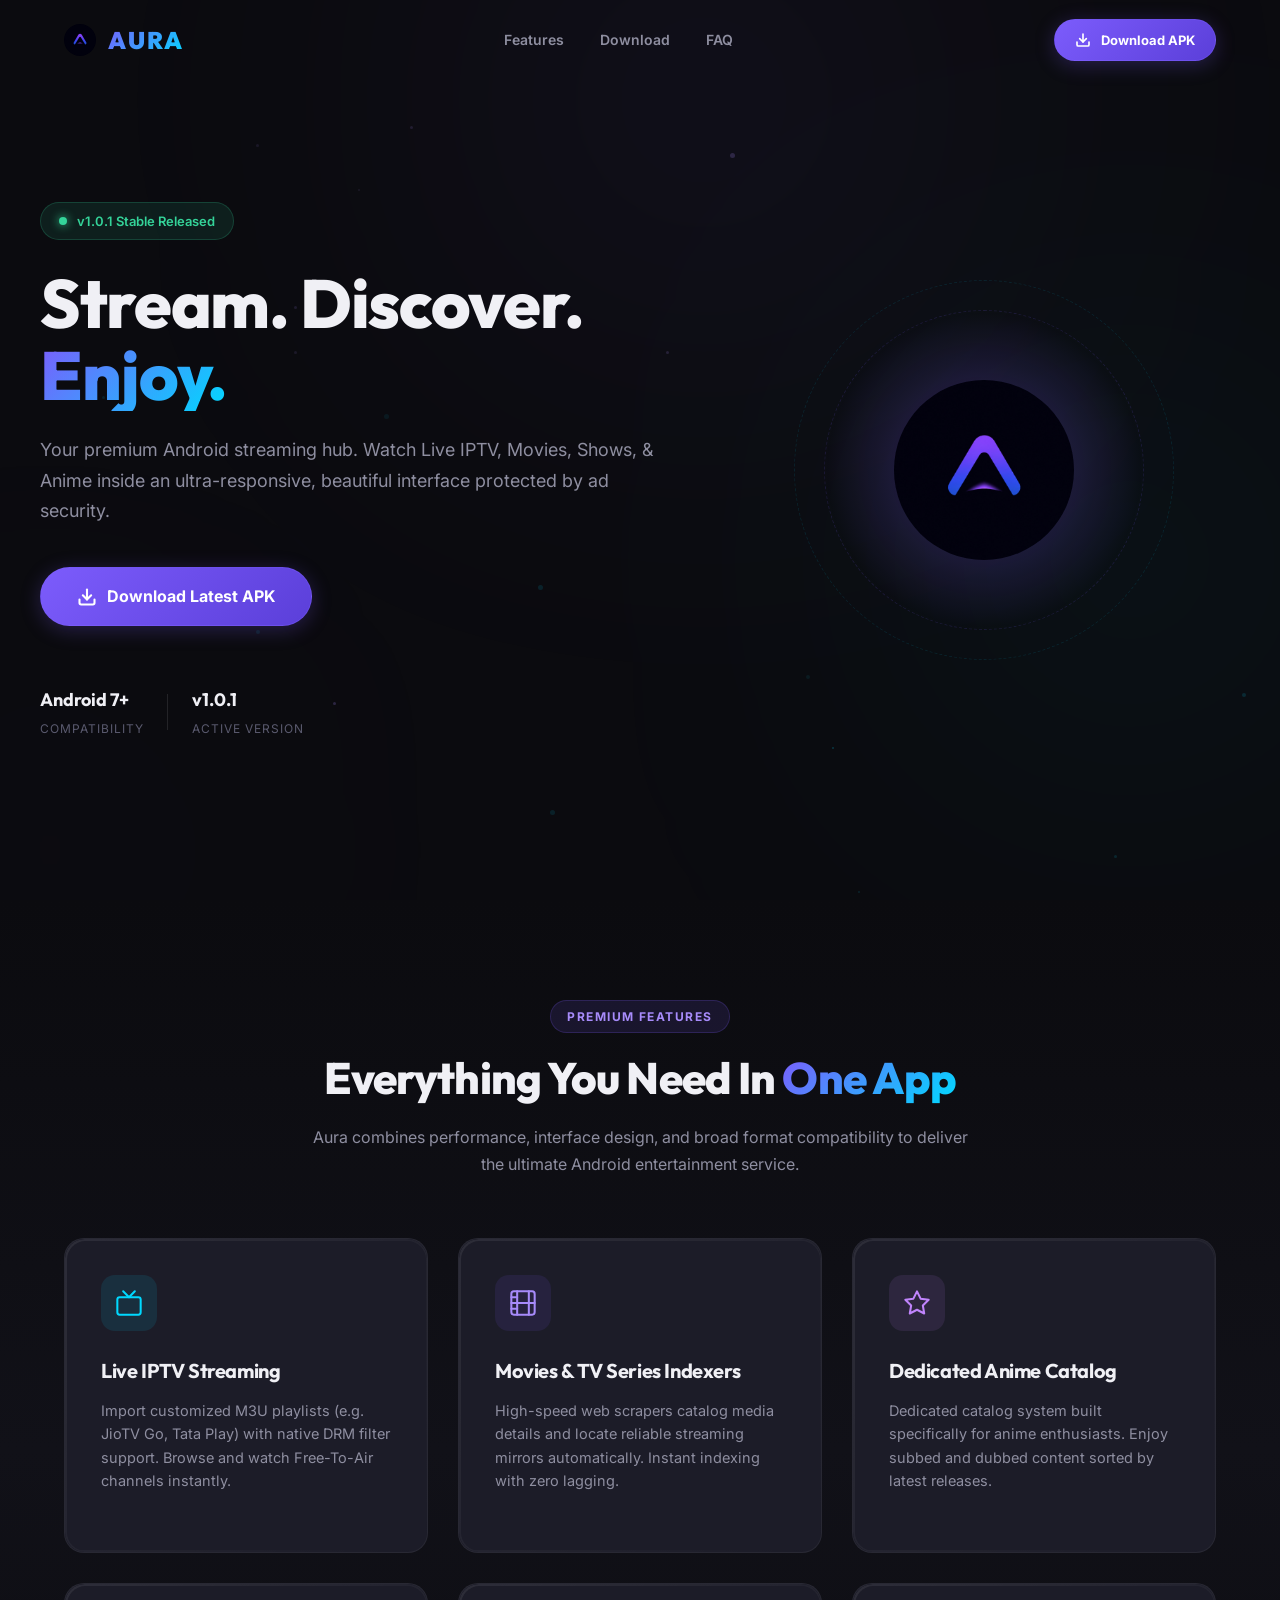
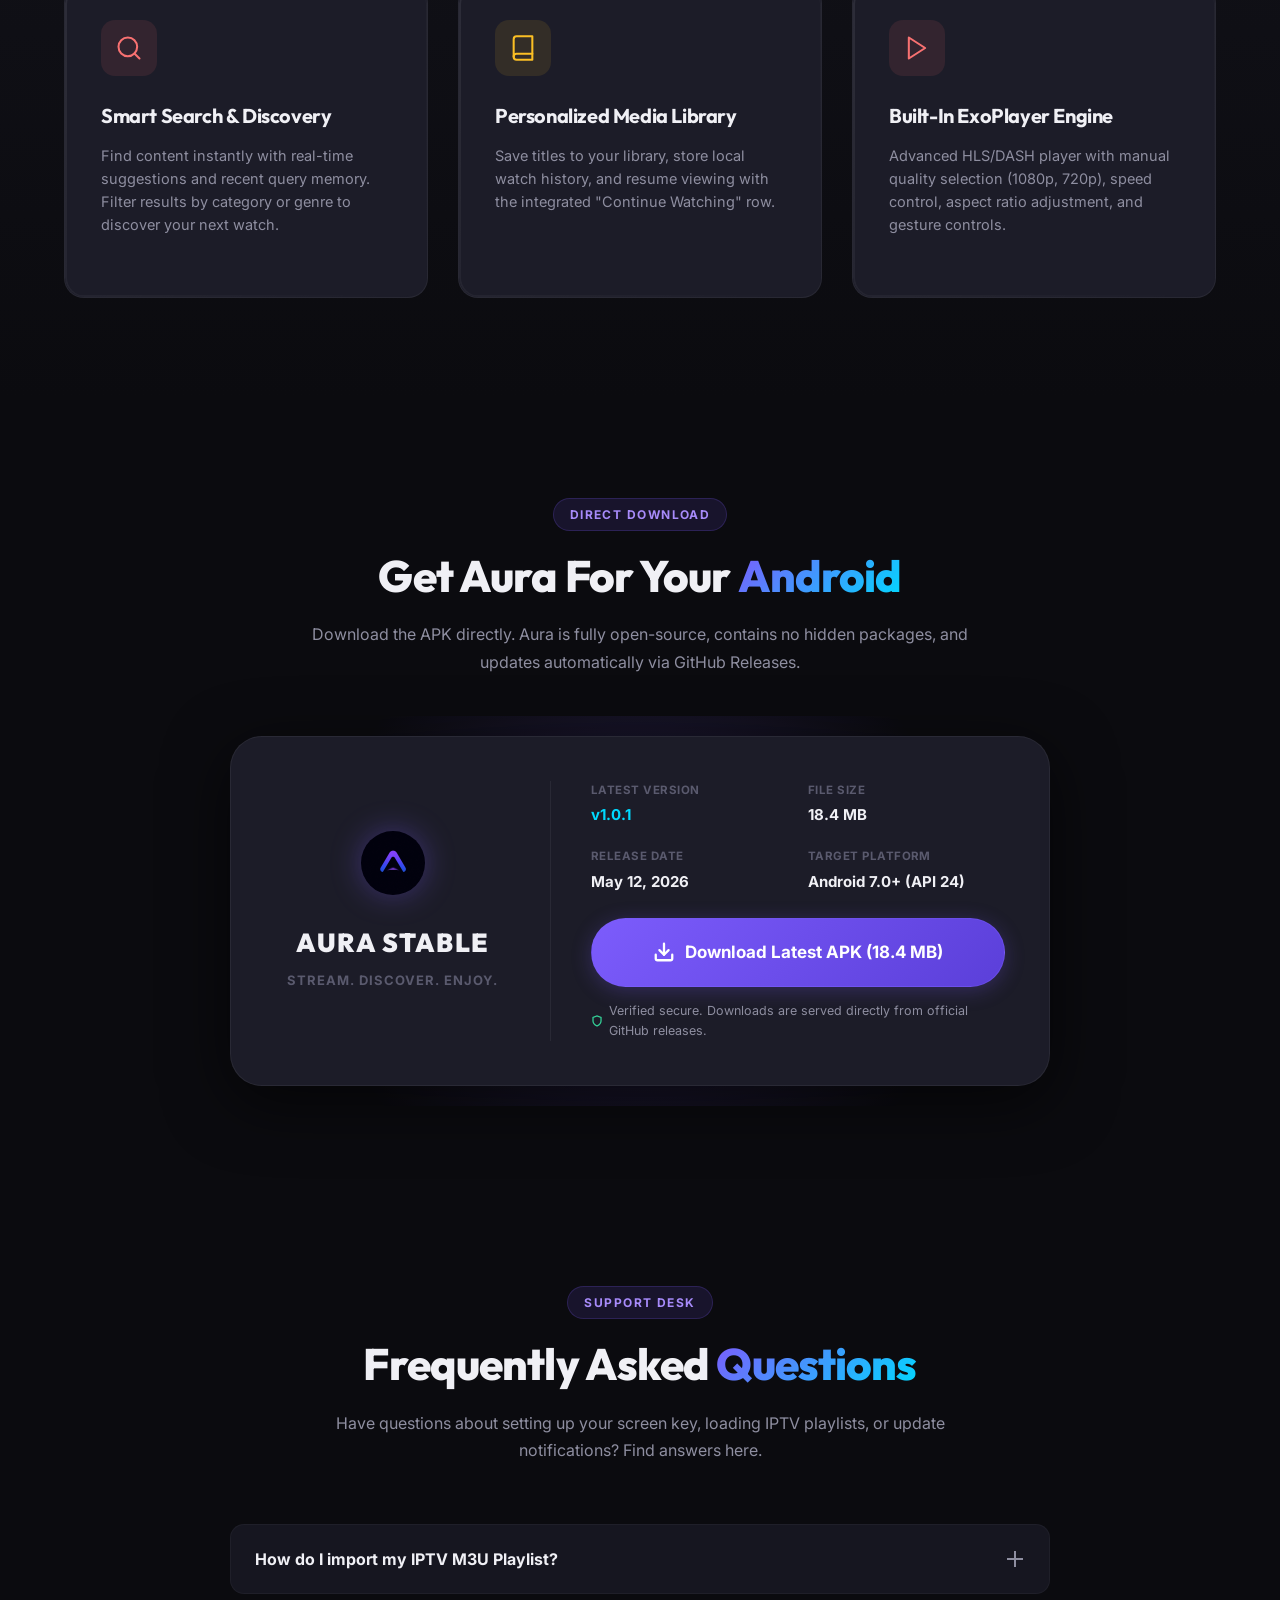
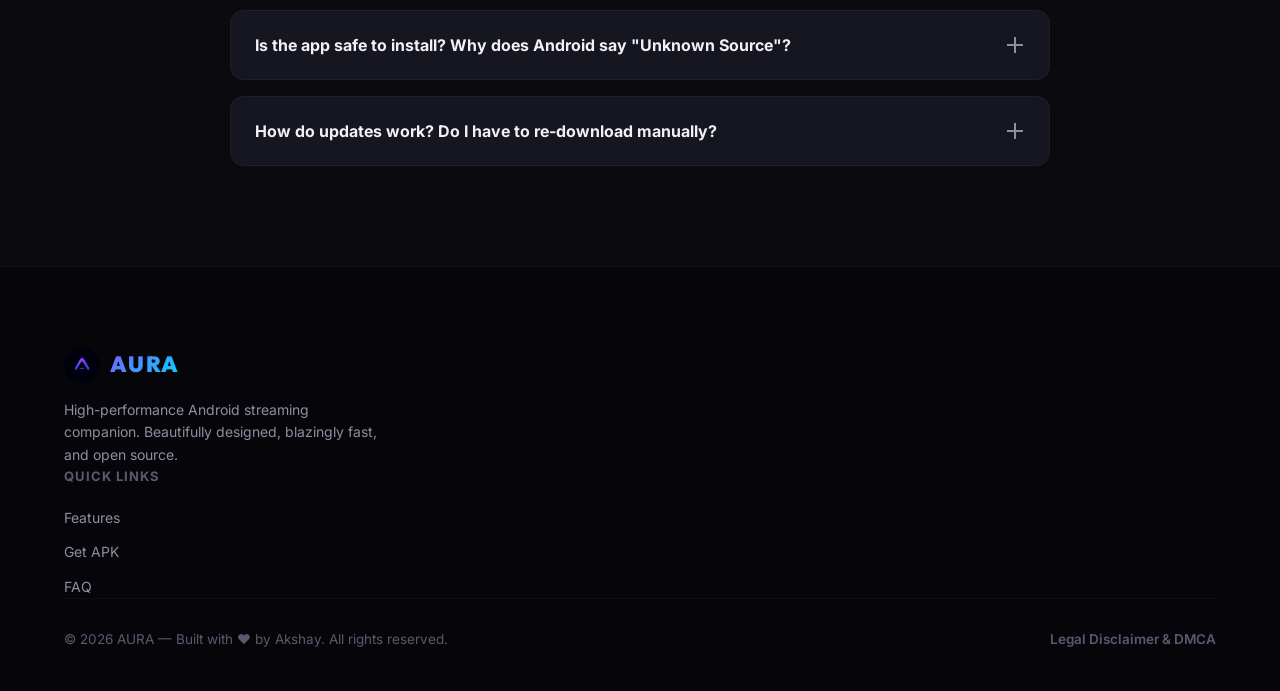
<file: Web/Aura/index.html>
<!DOCTYPE html>
<html lang="en">
<head>
    <meta charset="UTF-8">
    <meta name="viewport" content="width=device-width, initial-scale=1.0">
    <title>AURA — Stream. Discover. Enjoy. | Premium Android Streaming App</title>
    <meta name="description" content="AURA is a high-performance, ad-secured streaming app for Android. Stream Live IPTV with DRM filters, Movies, Series, and Anime. Download the latest release APK directly from GitHub.">
    <meta name="keywords" content="AURA, streaming app, Android APK, live IPTV, free movies, anime streaming, AdWall, ExoPlayer, GitHub releases">
    <meta name="author" content="Akshay">
    <meta name="theme-color" content="#0B0B0F">
    
    <!-- Open Graph / Facebook -->
    <meta property="og:type" content="website">
    <meta property="og:url" content="https://akshay-307.github.io/Aura/">
    <meta property="og:title" content="AURA — Stream. Discover. Enjoy.">
    <meta property="og:description" content="Stream Live IPTV, Movies, Series & Anime in one beautiful Android application. Secure gateway, ExoPlayer, and auto-updates.">
    <meta property="og:image" content="https://raw.githubusercontent.com/Akshay-307/Aura/main/assets/banner.png">

    <!-- Twitter -->
    <meta property="twitter:card" content="summary_large_image">
    <meta property="twitter:title" content="AURA — Stream. Discover. Enjoy.">
    <meta property="twitter:description" content="Stream Live IPTV, Movies, Series & Anime in one beautiful Android application. Secure gateway, ExoPlayer, and auto-updates.">
    <meta property="twitter:image" content="https://raw.githubusercontent.com/Akshay-307/Aura/main/assets/banner.png">

    <!-- Favicon -->
    <link rel="icon" type="image/png" href="ic_launcher.png">
    
    <!-- Google Fonts -->
    <link rel="preconnect" href="https://fonts.googleapis.com">
    <link rel="preconnect" href="https://fonts.gstatic.com" crossorigin>
    <link href="https://fonts.googleapis.com/css2?family=Inter:wght@300;400;500;600;700;800;900&family=Outfit:wght@400;600;700;800;900&family=JetBrains+Mono:wght@400;500;600&display=swap" rel="stylesheet">
    
    <link rel="stylesheet" href="styles.css">
</head>
<body>

    <!-- Ambient glowing backdrops -->
    <div class="ambient-bg" aria-hidden="true">
        <div class="ambient-orb ambient-orb--primary"></div>
        <div class="ambient-orb ambient-orb--accent"></div>
        <div class="ambient-orb ambient-orb--subtle"></div>
        <div class="particles-container" id="particles-container"></div>
    </div>

    <!-- Navigation Header -->
    <header class="header" id="header">
        <div class="nav-container">
            <a href="#" class="nav-logo" id="nav-logo">
                <img src="ic_launcher.png" alt="AURA Logo" class="nav-logo-img" width="32" height="32">
                <span class="nav-logo-text">AURA</span>
            </a>
            
            <nav class="nav-links" id="nav-links">
                <a href="#features" class="nav-link">Features</a>
                <a href="#download" class="nav-link">Download</a>
                <a href="#faq" class="nav-link">FAQ</a>
            </nav>
            
            <div class="nav-actions">
                <a href="#download" class="btn btn--small btn--primary" id="nav-btn-download">
                    <svg viewBox="0 0 24 24" width="16" height="16" fill="none" stroke="currentColor" stroke-width="2.5" stroke-linecap="round" stroke-linejoin="round">
                        <path d="M21 15v4a2 2 0 0 1-2 2H5a2 2 0 0 1-2-2v-4"/>
                        <polyline points="7 10 12 15 17 10"/>
                        <line x1="12" y1="15" x2="12" y2="3"/>
                    </svg>
                    Download APK
                </a>
                <button class="nav-hamburger" id="nav-hamburger" aria-label="Toggle Navigation Menu">
                    <span class="bar"></span>
                    <span class="bar"></span>
                    <span class="bar"></span>
                </button>
            </div>
        </div>
    </header>

    <!-- Mobile Drawer Menu -->
    <div class="mobile-drawer" id="mobile-drawer" aria-hidden="true">
        <div class="mobile-drawer-content">
            <a href="#features" class="mobile-drawer-link">Features</a>
            <a href="#download" class="mobile-drawer-link">Download</a>
            <a href="#faq" class="mobile-drawer-link">FAQ</a>
            <a href="#download" class="btn btn--primary btn--large mobile-drawer-btn">
                <svg viewBox="0 0 24 24" width="20" height="20" fill="none" stroke="currentColor" stroke-width="2" stroke-linecap="round" stroke-linejoin="round">
                    <path d="M21 15v4a2 2 0 0 1-2 2H5a2 2 0 0 1-2-2v-4"/>
                    <polyline points="7 10 12 15 17 10"/>
                    <line x1="12" y1="15" x2="12" y2="3"/>
                </svg>
                Download Latest APK
            </a>
        </div>
    </div>

    <main>
        <!-- Hero Section -->
        <section class="hero-section" id="hero">
            <div class="hero-wrapper">
                <div class="hero-content">
                    <div class="hero-badge">
                        <span class="badge-dot"></span>
                        <span class="badge-text">v1.0.1 Stable Released</span>
                    </div>
                    <h1 class="hero-title">
                        Stream. Discover. <span class="gradient-text">Enjoy.</span>
                    </h1>
                    <p class="hero-subtitle">
                        Your premium Android streaming hub. Watch Live IPTV, Movies, Shows, & Anime inside an ultra-responsive, beautiful interface protected by ad security.
                    </p>
                    <div class="hero-buttons">
                        <a href="#download" class="btn btn--primary btn--large hero-btn-main">
                            <svg viewBox="0 0 24 24" width="20" height="20" fill="none" stroke="currentColor" stroke-width="2.5" stroke-linecap="round" stroke-linejoin="round">
                                <path d="M21 15v4a2 2 0 0 1-2 2H5a2 2 0 0 1-2-2v-4"/>
                                <polyline points="7 10 12 15 17 10"/>
                                <line x1="12" y1="15" x2="12" y2="3"/>
                            </svg>
                            Download Latest APK
                        </a>
                    </div>
                    <div class="hero-stats">
                        <div class="stat-item">
                            <span class="stat-number">Android 7+</span>
                            <span class="stat-label">Compatibility</span>
                        </div>
                        <div class="stat-divider"></div>
                        <div class="stat-item">
                            <span class="stat-number" id="hero-stat-version">v1.0.1</span>
                            <span class="stat-label">Active Version</span>
                        </div>
                    </div>
                </div>

                <div class="hero-visual">
                    <!-- Stylized floating graphic for Aura Logo -->
                    <div class="device-glowing-glow"></div>
                    <div class="logo-visual-container">
                        <img src="ic_launcher.png" alt="Aura App Icon" class="floating-logo" width="180" height="180">
                        <div class="logo-orbit-ring logo-orbit-ring--1"></div>
                        <div class="logo-orbit-ring logo-orbit-ring--2"></div>
                    </div>
                </div>
            </div>
        </section>

        <!-- Features Grid Section -->
        <section class="features-section" id="features">
            <div class="section-container">
                <div class="section-heading-block">
                    <span class="section-badge">Premium Features</span>
                    <h2 class="section-title">Everything You Need In <span class="gradient-text">One App</span></h2>
                    <p class="section-subtitle">Aura combines performance, interface design, and broad format compatibility to deliver the ultimate Android entertainment service.</p>
                </div>

                <div class="features-grid">
                    <!-- Feature Card 1: IPTV -->
                    <div class="feature-card">
                        <div class="feature-icon feature-icon--cyan">
                            <svg viewBox="0 0 24 24" width="28" height="28" fill="none" stroke="currentColor" stroke-width="1.75" stroke-linecap="round" stroke-linejoin="round">
                                <rect x="2" y="7" width="20" height="15" rx="2" ry="2"/>
                                <polyline points="17 2 12 7 7 2"/>
                            </svg>
                        </div>
                        <h3 class="feature-card-title">Live IPTV Streaming</h3>
                        <p class="feature-card-desc">Import customized M3U playlists (e.g. JioTV Go, Tata Play) with native DRM filter support. Browse and watch Free-To-Air channels instantly.</p>
                    </div>

                    <!-- Feature Card 2: Scrapers -->
                    <div class="feature-card">
                        <div class="feature-icon feature-icon--violet">
                            <svg viewBox="0 0 24 24" width="28" height="28" fill="none" stroke="currentColor" stroke-width="1.75" stroke-linecap="round" stroke-linejoin="round">
                                <rect x="2" y="2" width="20" height="20" rx="2.18" ry="2.18"/>
                                <line x1="7" y1="2" x2="7" y2="22"/>
                                <line x1="17" y1="2" x2="17" y2="22"/>
                                <line x1="2" y1="12" x2="22" y2="12"/>
                                <line x1="2" y1="7" x2="7" y2="7"/>
                                <line x1="2" y1="17" x2="7" y2="17"/>
                            </svg>
                        </div>
                        <h3 class="feature-card-title">Movies & TV Series Indexers</h3>
                        <p class="feature-card-desc">High-speed web scrapers catalog media details and locate reliable streaming mirrors automatically. Instant indexing with zero lagging.</p>
                    </div>

                    <!-- Feature Card 3: Anime -->
                    <div class="feature-card">
                        <div class="feature-icon feature-icon--pink">
                            <svg viewBox="0 0 24 24" width="28" height="28" fill="none" stroke="currentColor" stroke-width="1.75" stroke-linecap="round" stroke-linejoin="round">
                                <polygon points="12 2 15.09 8.26 22 9.27 17 14.14 18.18 21.02 12 17.77 5.82 21.02 7 14.14 2 9.27 8.91 8.26 12 2"/>
                            </svg>
                        </div>
                        <h3 class="feature-card-title">Dedicated Anime Catalog</h3>
                        <p class="feature-card-desc">Dedicated catalog system built specifically for anime enthusiasts. Enjoy subbed and dubbed content sorted by latest releases.</p>
                    </div>

                    <!-- Feature Card 4: Search & Filters -->
                    <div class="feature-card">
                        <div class="feature-icon feature-icon--orange">
                            <svg viewBox="0 0 24 24" width="28" height="28" fill="none" stroke="currentColor" stroke-width="1.75" stroke-linecap="round" stroke-linejoin="round">
                                <circle cx="11" cy="11" r="8"/>
                                <line x1="21" y1="21" x2="16.65" y2="16.65"/>
                            </svg>
                        </div>
                        <h3 class="feature-card-title">Smart Search & Discovery</h3>
                        <p class="feature-card-desc">Find content instantly with real-time suggestions and recent query memory. Filter results by category or genre to discover your next watch.</p>
                    </div>

                    <!-- Feature Card 5: Library -->
                    <div class="feature-card">
                        <div class="feature-icon feature-icon--amber">
                            <svg viewBox="0 0 24 24" width="28" height="28" fill="none" stroke="currentColor" stroke-width="1.75" stroke-linecap="round" stroke-linejoin="round">
                                <path d="M4 19.5A2.5 2.5 0 0 1 6.5 17H20"/>
                                <path d="M6.5 2H20v20H6.5A2.5 2.5 0 0 1 4 19.5v-15A2.5 2.5 0 0 1 6.5 2z"/>
                            </svg>
                        </div>
                        <h3 class="feature-card-title">Personalized Media Library</h3>
                        <p class="feature-card-desc">Save titles to your library, store local watch history, and resume viewing with the integrated "Continue Watching" row.</p>
                    </div>

                    <!-- Feature Card 6: Player -->
                    <div class="feature-card">
                        <div class="feature-icon feature-icon--red">
                            <svg viewBox="0 0 24 24" width="28" height="28" fill="none" stroke="currentColor" stroke-width="1.75" stroke-linecap="round" stroke-linejoin="round">
                                <polygon points="5 3 19 12 5 21 5 3"/>
                            </svg>
                        </div>
                        <h3 class="feature-card-title">Built-In ExoPlayer Engine</h3>
                        <p class="feature-card-desc">Advanced HLS/DASH player with manual quality selection (1080p, 720p), speed control, aspect ratio adjustment, and gesture controls.</p>
                    </div>
                </div>
            </div>
        </section>

        <!-- Dynamic Download Card Section -->
        <section class="download-section" id="download">
            <div class="section-container">
                <div class="section-heading-block">
                    <span class="section-badge">Direct Download</span>
                    <h2 class="section-title">Get Aura For Your <span class="gradient-text">Android</span></h2>
                    <p class="section-subtitle">Download the APK directly. Aura is fully open-source, contains no hidden packages, and updates automatically via GitHub Releases.</p>
                </div>

                <div class="download-card-container">
                    <div class="download-glow-back"></div>
                    <div class="download-card">
                        <div class="download-card-left">
                            <div class="download-app-icon">
                                <img src="ic_launcher.png" alt="AURA Icon" width="64" height="64">
                            </div>
                            <div class="download-card-headers">
                                <h3 class="download-app-title">AURA STABLE</h3>
                                <p class="download-app-tagline">Stream. Discover. Enjoy.</p>
                            </div>
                        </div>

                        <div class="download-card-body">
                            <div class="download-details-grid">
                                <div class="detail-item">
                                    <span class="detail-label">Latest Version</span>
                                    <span class="detail-val font-accent" id="release-tag">v1.0.1</span>
                                </div>
                                <div class="detail-item">
                                    <span class="detail-label">File Size</span>
                                    <span class="detail-val" id="release-size">Fetching...</span>
                                </div>
                                <div class="detail-item">
                                    <span class="detail-label">Release Date</span>
                                    <span class="detail-val" id="release-date">Fetching...</span>
                                </div>
                                <div class="detail-item">
                                    <span class="detail-label">Target Platform</span>
                                    <span class="detail-val">Android 7.0+ (API 24)</span>
                                </div>
                            </div>

                            <!-- Release Notes (Dynamically Pulled) -->
                            <div class="release-notes-box" id="release-notes-wrapper" style="display: none;">
                                <span class="notes-header">Recent Changelog:</span>
                                <div class="notes-text" id="release-notes-content">
                                    <!-- Populated via Javascript -->
                                </div>
                            </div>

                            <div class="download-action-block">
                                <a href="https://github.com/Akshay-307/Aura-Releases/releases/latest/download/app-release.apk" class="btn btn--primary btn--xl download-main-btn" id="apk-download-btn">
                                    <svg viewBox="0 0 24 24" width="22" height="22" fill="none" stroke="currentColor" stroke-width="2.5" stroke-linecap="round" stroke-linejoin="round">
                                        <path d="M21 15v4a2 2 0 0 1-2 2H5a2 2 0 0 1-2-2v-4"/>
                                        <polyline points="7 10 12 15 17 10"/>
                                        <line x1="12" y1="15" x2="12" y2="3"/>
                                    </svg>
                                    <span id="download-btn-text">Download Latest APK</span>
                                </a>
                                <p class="secure-tag">
                                    <svg viewBox="0 0 24 24" width="14" height="14" fill="none" stroke="currentColor" stroke-width="2.5"><path d="M12 22s8-4 8-10V5l-8-3-8 3v7c0 6 8 10 8 10z"/></svg>
                                    Verified secure. Downloads are served directly from official GitHub releases.
                                </p>
                            </div>
                        </div>
                    </div>
                </div>
            </div>
        </section>

        <!-- FAQ Section -->
        <section class="faq-section" id="faq">
            <div class="section-container">
                <div class="section-heading-block">
                    <span class="section-badge">Support Desk</span>
                    <h2 class="section-title">Frequently Asked <span class="gradient-text">Questions</span></h2>
                    <p class="section-subtitle">Have questions about setting up your screen key, loading IPTV playlists, or update notifications? Find answers here.</p>
                </div>

                <div class="faq-list">
                    <div class="faq-item">
                        <button class="faq-trigger" aria-expanded="false">
                            <span class="faq-question">How do I import my IPTV M3U Playlist?</span>
                            <span class="faq-icon"></span>
                        </button>
                        <div class="faq-panel">
                            <p>Navigate to the IPTV section on the bottom navigation bar, tap on the "M3U" or settings button, paste your playlist link (such as JioTV Go or Tata Play playlists), and Aura will automatically sort the channels and activate live streams with built-in DRM filters.</p>
                        </div>
                    </div>

                    <div class="faq-item">
                        <button class="faq-trigger" aria-expanded="false">
                            <span class="faq-question">Is the app safe to install? Why does Android say "Unknown Source"?</span>
                            <span class="faq-icon"></span>
                        </button>
                        <div class="faq-panel">
                            <p>Yes, Aura is completely safe. Because the app is not hosted on the Google Play Store, Android requires you to enable "Install from Unknown Sources". Aura is fully open-source and compiled directly through GitHub Actions, ensuring the code has not been tampered with.</p>
                        </div>
                    </div>

                    <div class="faq-item">
                        <button class="faq-trigger" aria-expanded="false">
                            <span class="faq-question">How do updates work? Do I have to re-download manually?</span>
                            <span class="faq-icon"></span>
                        </button>
                        <div class="faq-panel">
                            <p>No manual checking is required. Aura checks the GitHub Releases API automatically on startup. If a new version exists, a notification dialogue will slide up prompting you to download and execute the updated package directly within the app.</p>
                        </div>
                    </div>
                </div>
            </div>
        </section>
    </main>

    <!-- Footer -->
    <footer class="footer">
        <div class="footer-container">
            <div class="footer-top">
                <div class="footer-brand">
                    <div class="footer-logo">
                        <img src="ic_launcher.png" alt="AURA Logo" width="36" height="36">
                        <span class="footer-logo-text">AURA</span>
                    </div>
                    <p class="footer-brand-desc">High-performance Android streaming companion. Beautifully designed, blazingly fast, and open source.</p>
                </div>

                <div class="footer-links-group">
                    <span class="footer-links-title">Quick Links</span>
                    <a href="#features">Features</a>
                    <a href="#download">Get APK</a>
                    <a href="#faq">FAQ</a>
                </div>
            </div>

            <hr class="footer-hr">

            <div class="footer-bottom">
                <div class="footer-copyright">
                    <p>&copy; <span id="footer-year">2026</span> AURA — Built with ❤️ by Akshay. All rights reserved.</p>
                </div>
                <div class="footer-legal">
                    <button id="legal-trigger">Legal Disclaimer & DMCA</button>
                </div>
            </div>
        </div>
    </footer>

    <!-- Legal Modal (Disclaimer & DMCA) -->
    <div class="legal-modal-overlay" id="legal-modal" aria-hidden="true">
        <div class="legal-modal-card">
            <div class="modal-header">
                <h4 class="modal-title">Legal Disclaimer & DMCA</h4>
                <button class="modal-close-btn" id="legal-close-btn">✕</button>
            </div>
            <div class="modal-body">
                <p><strong>AURA</strong> is strictly an indexing and directory service. The software does not host, upload, or store any media files, video streams, or live IPTV resources on its own servers. All content links, movie details, and playback streams are aggregated and parsed dynamically in real-time from public, third-party internet APIs and databases.</p>
                
                <p>The app operates in a manner similar to general web search engines, functioning simply as a client-side aggregator of web references. The developers of AURA do not endorse, control, verify, or assume responsibility for the copyright compliance, licensing, or content quality of any external streams or hosting providers linked via these APIs.</p>
                
                <p>If you represent a copyright holder and seek the removal or deletion of index references, please contact the third-party web hosting servers directly, as they host the actual files. Blocking or removing links within the AURA client will not affect the availability of the content elsewhere on the web.</p>
            </div>
        </div>
    </div>

    <!-- Back to top button -->
    <button class="back-to-top" id="back-to-top" aria-label="Scroll back to top">↑</button>

    <script src="script.js"></script>
</body>
</html>
</file>
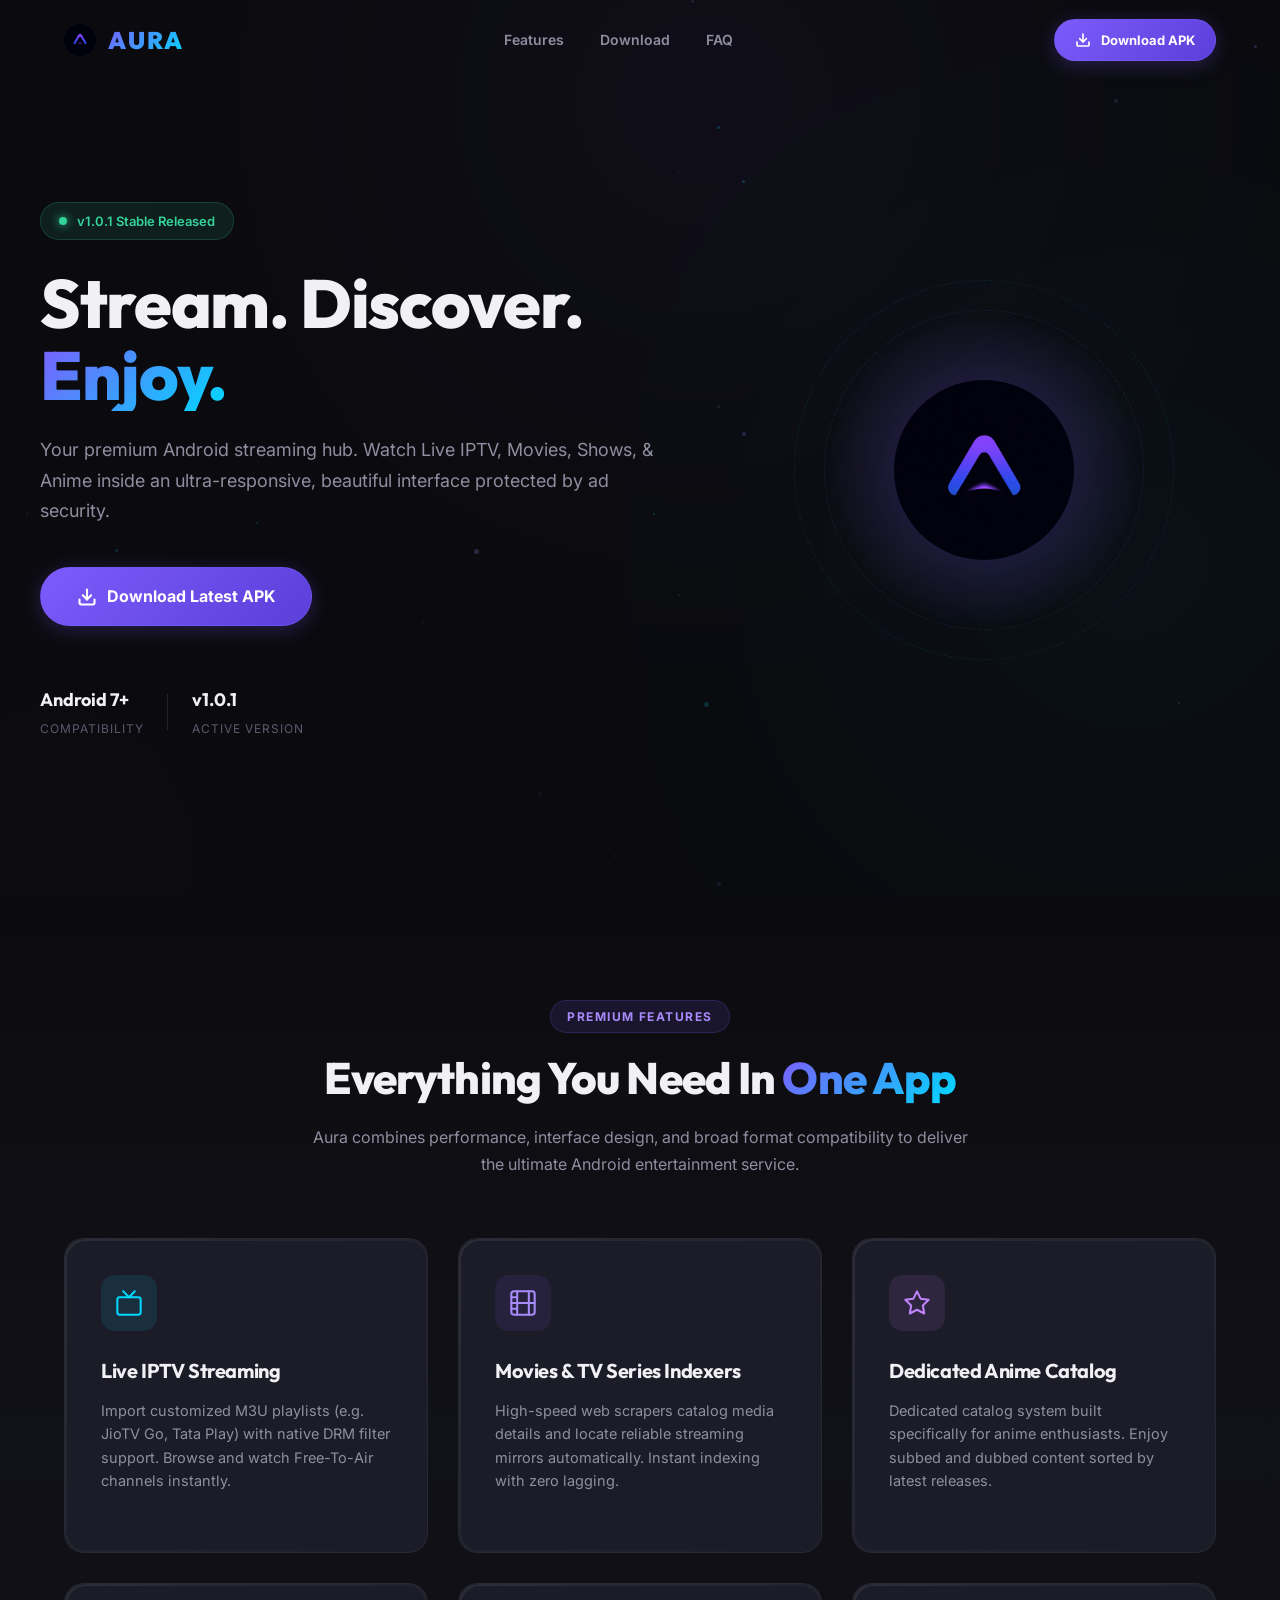
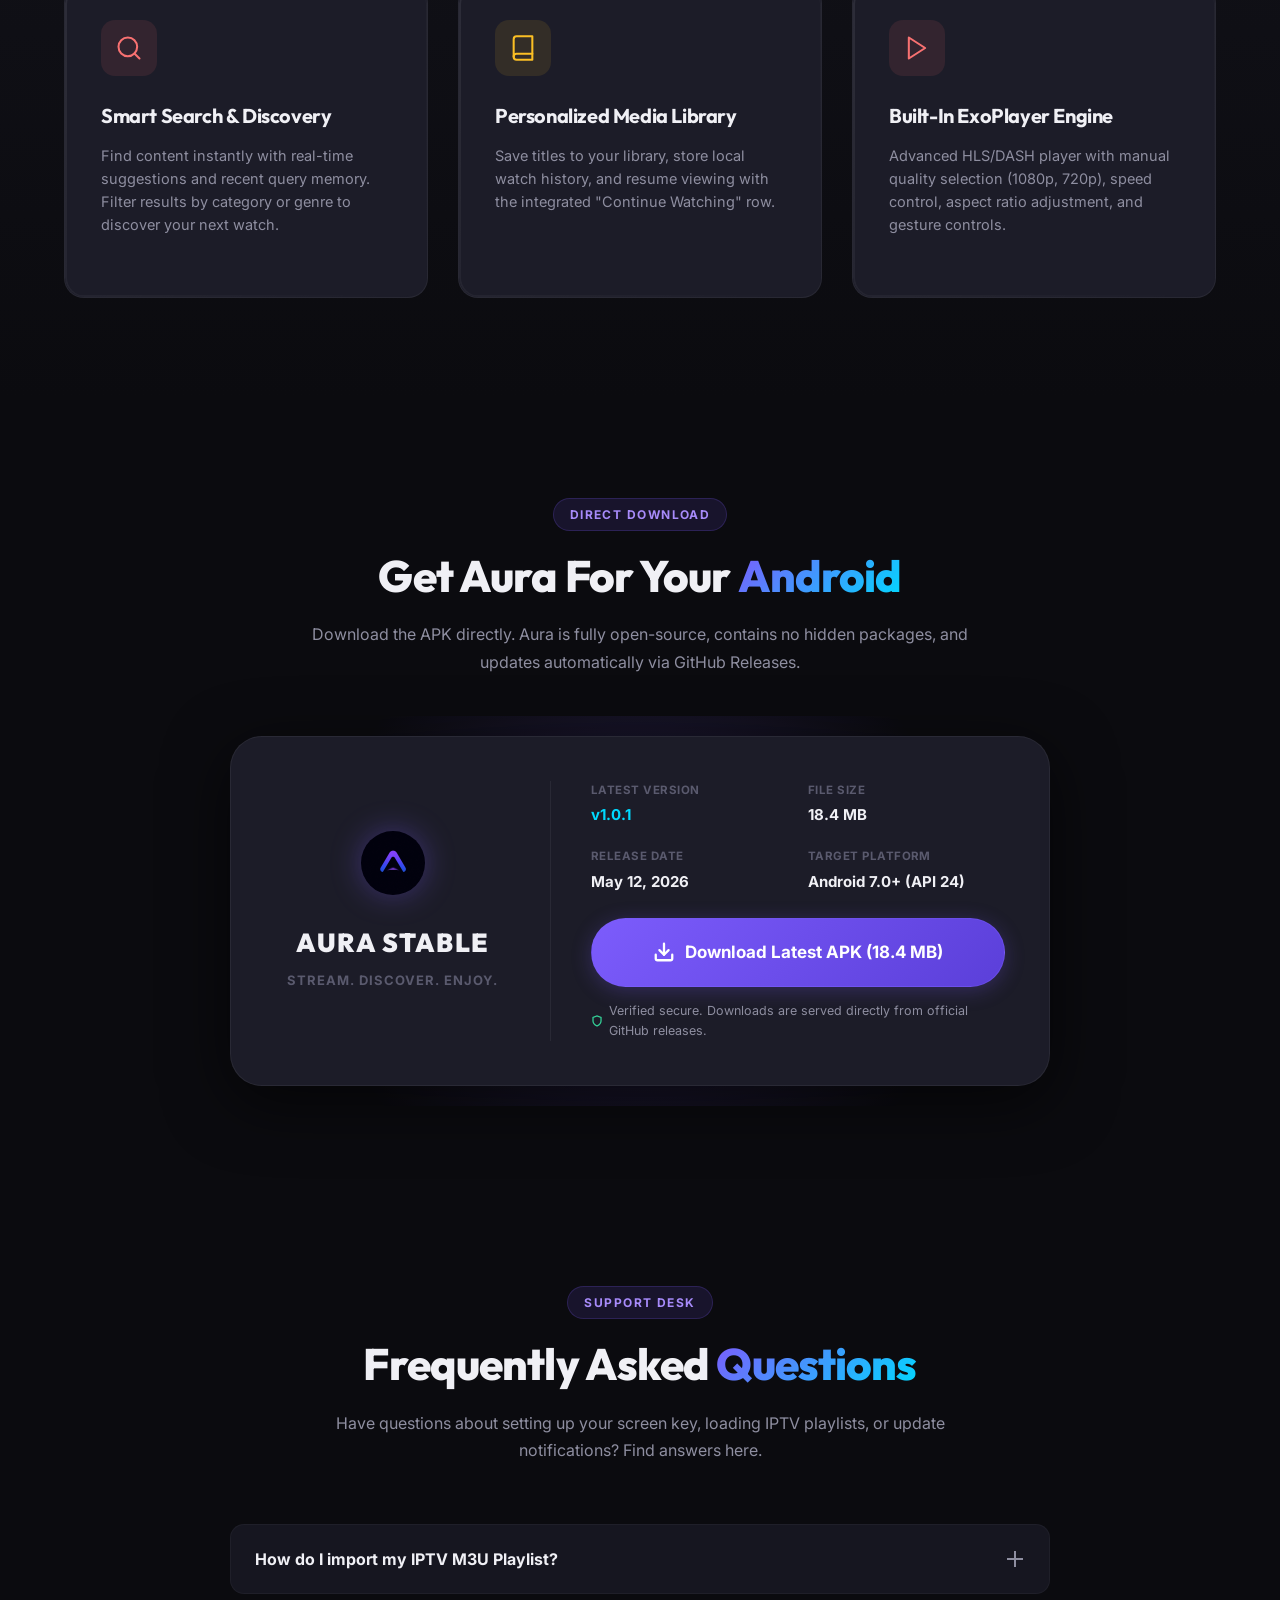
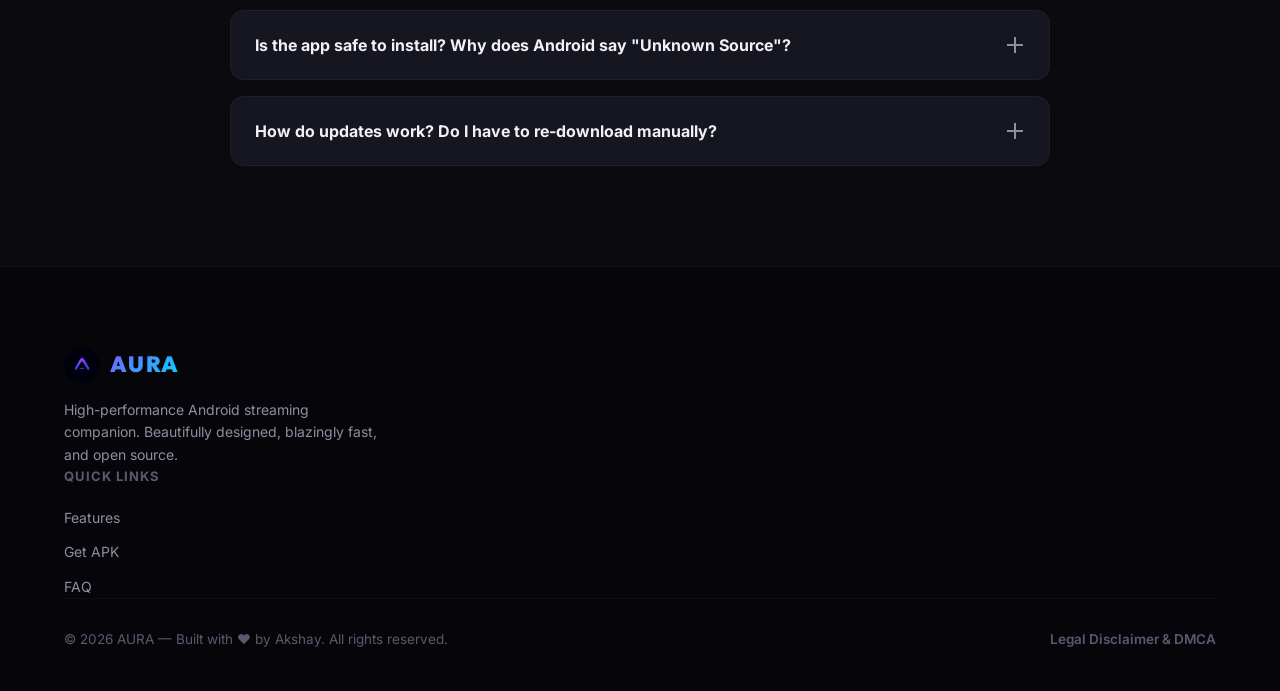
<file: Web/Gemini/index.html>
<!DOCTYPE html>
<html lang="en">
<head>
    <meta charset="UTF-8">
    <meta name="viewport" content="width=device-width, initial-scale=1.0">
    <title>AURA — Stream. Discover. Enjoy. | Premium Android Streaming App</title>
    <meta name="description" content="AURA is a high-performance, ad-secured streaming app for Android. Stream Live IPTV with DRM filters, Movies, Series, and Anime. Download the latest release APK directly from GitHub.">
    <meta name="keywords" content="AURA, streaming app, Android APK, live IPTV, free movies, anime streaming, AdWall, ExoPlayer, GitHub releases">
    <meta name="author" content="Akshay">
    <meta name="theme-color" content="#0B0B0F">
    
    <!-- Open Graph / Facebook -->
    <meta property="og:type" content="website">
    <meta property="og:url" content="https://akshay-307.github.io/Aura/">
    <meta property="og:title" content="AURA — Stream. Discover. Enjoy.">
    <meta property="og:description" content="Stream Live IPTV, Movies, Series & Anime in one beautiful Android application. Secure gateway, ExoPlayer, and auto-updates.">
    <meta property="og:image" content="https://raw.githubusercontent.com/Akshay-307/Aura/main/assets/banner.png">

    <!-- Twitter -->
    <meta property="twitter:card" content="summary_large_image">
    <meta property="twitter:title" content="AURA — Stream. Discover. Enjoy.">
    <meta property="twitter:description" content="Stream Live IPTV, Movies, Series & Anime in one beautiful Android application. Secure gateway, ExoPlayer, and auto-updates.">
    <meta property="twitter:image" content="https://raw.githubusercontent.com/Akshay-307/Aura/main/assets/banner.png">

    <!-- Favicon -->
    <link rel="icon" type="image/png" href="ic_launcher.png">
    
    <!-- Google Fonts -->
    <link rel="preconnect" href="https://fonts.googleapis.com">
    <link rel="preconnect" href="https://fonts.gstatic.com" crossorigin>
    <link href="https://fonts.googleapis.com/css2?family=Inter:wght@300;400;500;600;700;800;900&family=Outfit:wght@400;600;700;800;900&family=JetBrains+Mono:wght@400;500;600&display=swap" rel="stylesheet">
    
    <link rel="stylesheet" href="styles.css">
</head>
<body>

    <!-- Ambient glowing backdrops -->
    <div class="ambient-bg" aria-hidden="true">
        <div class="ambient-orb ambient-orb--primary"></div>
        <div class="ambient-orb ambient-orb--accent"></div>
        <div class="ambient-orb ambient-orb--subtle"></div>
        <div class="particles-container" id="particles-container"></div>
    </div>

    <!-- Navigation Header -->
    <header class="header" id="header">
        <div class="nav-container">
            <a href="#" class="nav-logo" id="nav-logo">
                <img src="ic_launcher.png" alt="AURA Logo" class="nav-logo-img" width="32" height="32">
                <span class="nav-logo-text">AURA</span>
            </a>
            
            <nav class="nav-links" id="nav-links">
                <a href="#features" class="nav-link">Features</a>
                <a href="#download" class="nav-link">Download</a>
                <a href="#faq" class="nav-link">FAQ</a>
            </nav>
            
            <div class="nav-actions">
                <a href="#download" class="btn btn--small btn--primary" id="nav-btn-download">
                    <svg viewBox="0 0 24 24" width="16" height="16" fill="none" stroke="currentColor" stroke-width="2.5" stroke-linecap="round" stroke-linejoin="round">
                        <path d="M21 15v4a2 2 0 0 1-2 2H5a2 2 0 0 1-2-2v-4"/>
                        <polyline points="7 10 12 15 17 10"/>
                        <line x1="12" y1="15" x2="12" y2="3"/>
                    </svg>
                    Download APK
                </a>
                <button class="nav-hamburger" id="nav-hamburger" aria-label="Toggle Navigation Menu">
                    <span class="bar"></span>
                    <span class="bar"></span>
                    <span class="bar"></span>
                </button>
            </div>
        </div>
    </header>

    <!-- Mobile Drawer Menu -->
    <div class="mobile-drawer" id="mobile-drawer" aria-hidden="true">
        <div class="mobile-drawer-content">
            <a href="#features" class="mobile-drawer-link">Features</a>
            <a href="#download" class="mobile-drawer-link">Download</a>
            <a href="#faq" class="mobile-drawer-link">FAQ</a>
            <a href="#download" class="btn btn--primary btn--large mobile-drawer-btn">
                <svg viewBox="0 0 24 24" width="20" height="20" fill="none" stroke="currentColor" stroke-width="2" stroke-linecap="round" stroke-linejoin="round">
                    <path d="M21 15v4a2 2 0 0 1-2 2H5a2 2 0 0 1-2-2v-4"/>
                    <polyline points="7 10 12 15 17 10"/>
                    <line x1="12" y1="15" x2="12" y2="3"/>
                </svg>
                Download Latest APK
            </a>
        </div>
    </div>

    <main>
        <!-- Hero Section -->
        <section class="hero-section" id="hero">
            <div class="hero-wrapper">
                <div class="hero-content">
                    <div class="hero-badge">
                        <span class="badge-dot"></span>
                        <span class="badge-text">v1.0.1 Stable Released</span>
                    </div>
                    <h1 class="hero-title">
                        Stream. Discover. <span class="gradient-text">Enjoy.</span>
                    </h1>
                    <p class="hero-subtitle">
                        Your premium Android streaming hub. Watch Live IPTV, Movies, Shows, & Anime inside an ultra-responsive, beautiful interface protected by ad security.
                    </p>
                    <div class="hero-buttons">
                        <a href="#download" class="btn btn--primary btn--large hero-btn-main">
                            <svg viewBox="0 0 24 24" width="20" height="20" fill="none" stroke="currentColor" stroke-width="2.5" stroke-linecap="round" stroke-linejoin="round">
                                <path d="M21 15v4a2 2 0 0 1-2 2H5a2 2 0 0 1-2-2v-4"/>
                                <polyline points="7 10 12 15 17 10"/>
                                <line x1="12" y1="15" x2="12" y2="3"/>
                            </svg>
                            Download Latest APK
                        </a>
                    </div>
                    <div class="hero-stats">
                        <div class="stat-item">
                            <span class="stat-number">Android 7+</span>
                            <span class="stat-label">Compatibility</span>
                        </div>
                        <div class="stat-divider"></div>
                        <div class="stat-item">
                            <span class="stat-number" id="hero-stat-version">v1.0.1</span>
                            <span class="stat-label">Active Version</span>
                        </div>
                    </div>
                </div>

                <div class="hero-visual">
                    <!-- Stylized floating graphic for Aura Logo -->
                    <div class="device-glowing-glow"></div>
                    <div class="logo-visual-container">
                        <img src="ic_launcher.png" alt="Aura App Icon" class="floating-logo" width="180" height="180">
                        <div class="logo-orbit-ring logo-orbit-ring--1"></div>
                        <div class="logo-orbit-ring logo-orbit-ring--2"></div>
                    </div>
                </div>
            </div>
        </section>

        <!-- Features Grid Section -->
        <section class="features-section" id="features">
            <div class="section-container">
                <div class="section-heading-block">
                    <span class="section-badge">Premium Features</span>
                    <h2 class="section-title">Everything You Need In <span class="gradient-text">One App</span></h2>
                    <p class="section-subtitle">Aura combines performance, interface design, and broad format compatibility to deliver the ultimate Android entertainment service.</p>
                </div>

                <div class="features-grid">
                    <!-- Feature Card 1: IPTV -->
                    <div class="feature-card">
                        <div class="feature-icon feature-icon--cyan">
                            <svg viewBox="0 0 24 24" width="28" height="28" fill="none" stroke="currentColor" stroke-width="1.75" stroke-linecap="round" stroke-linejoin="round">
                                <rect x="2" y="7" width="20" height="15" rx="2" ry="2"/>
                                <polyline points="17 2 12 7 7 2"/>
                            </svg>
                        </div>
                        <h3 class="feature-card-title">Live IPTV Streaming</h3>
                        <p class="feature-card-desc">Import customized M3U playlists (e.g. JioTV Go, Tata Play) with native DRM filter support. Browse and watch Free-To-Air channels instantly.</p>
                    </div>

                    <!-- Feature Card 2: Scrapers -->
                    <div class="feature-card">
                        <div class="feature-icon feature-icon--violet">
                            <svg viewBox="0 0 24 24" width="28" height="28" fill="none" stroke="currentColor" stroke-width="1.75" stroke-linecap="round" stroke-linejoin="round">
                                <rect x="2" y="2" width="20" height="20" rx="2.18" ry="2.18"/>
                                <line x1="7" y1="2" x2="7" y2="22"/>
                                <line x1="17" y1="2" x2="17" y2="22"/>
                                <line x1="2" y1="12" x2="22" y2="12"/>
                                <line x1="2" y1="7" x2="7" y2="7"/>
                                <line x1="2" y1="17" x2="7" y2="17"/>
                            </svg>
                        </div>
                        <h3 class="feature-card-title">Movies & TV Series Indexers</h3>
                        <p class="feature-card-desc">High-speed web scrapers catalog media details and locate reliable streaming mirrors automatically. Instant indexing with zero lagging.</p>
                    </div>

                    <!-- Feature Card 3: Anime -->
                    <div class="feature-card">
                        <div class="feature-icon feature-icon--pink">
                            <svg viewBox="0 0 24 24" width="28" height="28" fill="none" stroke="currentColor" stroke-width="1.75" stroke-linecap="round" stroke-linejoin="round">
                                <polygon points="12 2 15.09 8.26 22 9.27 17 14.14 18.18 21.02 12 17.77 5.82 21.02 7 14.14 2 9.27 8.91 8.26 12 2"/>
                            </svg>
                        </div>
                        <h3 class="feature-card-title">Dedicated Anime Catalog</h3>
                        <p class="feature-card-desc">Dedicated catalog system built specifically for anime enthusiasts. Enjoy subbed and dubbed content sorted by latest releases.</p>
                    </div>

                    <!-- Feature Card 4: Search & Filters -->
                    <div class="feature-card">
                        <div class="feature-icon feature-icon--orange">
                            <svg viewBox="0 0 24 24" width="28" height="28" fill="none" stroke="currentColor" stroke-width="1.75" stroke-linecap="round" stroke-linejoin="round">
                                <circle cx="11" cy="11" r="8"/>
                                <line x1="21" y1="21" x2="16.65" y2="16.65"/>
                            </svg>
                        </div>
                        <h3 class="feature-card-title">Smart Search & Discovery</h3>
                        <p class="feature-card-desc">Find content instantly with real-time suggestions and recent query memory. Filter results by category or genre to discover your next watch.</p>
                    </div>

                    <!-- Feature Card 5: Library -->
                    <div class="feature-card">
                        <div class="feature-icon feature-icon--amber">
                            <svg viewBox="0 0 24 24" width="28" height="28" fill="none" stroke="currentColor" stroke-width="1.75" stroke-linecap="round" stroke-linejoin="round">
                                <path d="M4 19.5A2.5 2.5 0 0 1 6.5 17H20"/>
                                <path d="M6.5 2H20v20H6.5A2.5 2.5 0 0 1 4 19.5v-15A2.5 2.5 0 0 1 6.5 2z"/>
                            </svg>
                        </div>
                        <h3 class="feature-card-title">Personalized Media Library</h3>
                        <p class="feature-card-desc">Save titles to your library, store local watch history, and resume viewing with the integrated "Continue Watching" row.</p>
                    </div>

                    <!-- Feature Card 6: Player -->
                    <div class="feature-card">
                        <div class="feature-icon feature-icon--red">
                            <svg viewBox="0 0 24 24" width="28" height="28" fill="none" stroke="currentColor" stroke-width="1.75" stroke-linecap="round" stroke-linejoin="round">
                                <polygon points="5 3 19 12 5 21 5 3"/>
                            </svg>
                        </div>
                        <h3 class="feature-card-title">Built-In ExoPlayer Engine</h3>
                        <p class="feature-card-desc">Advanced HLS/DASH player with manual quality selection (1080p, 720p), speed control, aspect ratio adjustment, and gesture controls.</p>
                    </div>
                </div>
            </div>
        </section>

        <!-- Dynamic Download Card Section -->
        <section class="download-section" id="download">
            <div class="section-container">
                <div class="section-heading-block">
                    <span class="section-badge">Direct Download</span>
                    <h2 class="section-title">Get Aura For Your <span class="gradient-text">Android</span></h2>
                    <p class="section-subtitle">Download the APK directly. Aura is fully open-source, contains no hidden packages, and updates automatically via GitHub Releases.</p>
                </div>

                <div class="download-card-container">
                    <div class="download-glow-back"></div>
                    <div class="download-card">
                        <div class="download-card-left">
                            <div class="download-app-icon">
                                <img src="ic_launcher.png" alt="AURA Icon" width="64" height="64">
                            </div>
                            <div class="download-card-headers">
                                <h3 class="download-app-title">AURA STABLE</h3>
                                <p class="download-app-tagline">Stream. Discover. Enjoy.</p>
                            </div>
                        </div>

                        <div class="download-card-body">
                            <div class="download-details-grid">
                                <div class="detail-item">
                                    <span class="detail-label">Latest Version</span>
                                    <span class="detail-val font-accent" id="release-tag">v1.0.1</span>
                                </div>
                                <div class="detail-item">
                                    <span class="detail-label">File Size</span>
                                    <span class="detail-val" id="release-size">Fetching...</span>
                                </div>
                                <div class="detail-item">
                                    <span class="detail-label">Release Date</span>
                                    <span class="detail-val" id="release-date">Fetching...</span>
                                </div>
                                <div class="detail-item">
                                    <span class="detail-label">Target Platform</span>
                                    <span class="detail-val">Android 7.0+ (API 24)</span>
                                </div>
                            </div>

                            <!-- Release Notes (Dynamically Pulled) -->
                            <div class="release-notes-box" id="release-notes-wrapper" style="display: none;">
                                <span class="notes-header">Recent Changelog:</span>
                                <div class="notes-text" id="release-notes-content">
                                    <!-- Populated via Javascript -->
                                </div>
                            </div>

                            <div class="download-action-block">
                                <a href="https://github.com/Akshay-307/Aura/releases/latest/download/app-release.apk" class="btn btn--primary btn--xl download-main-btn" id="apk-download-btn">
                                    <svg viewBox="0 0 24 24" width="22" height="22" fill="none" stroke="currentColor" stroke-width="2.5" stroke-linecap="round" stroke-linejoin="round">
                                        <path d="M21 15v4a2 2 0 0 1-2 2H5a2 2 0 0 1-2-2v-4"/>
                                        <polyline points="7 10 12 15 17 10"/>
                                        <line x1="12" y1="15" x2="12" y2="3"/>
                                    </svg>
                                    <span id="download-btn-text">Download Latest APK</span>
                                </a>
                                <p class="secure-tag">
                                    <svg viewBox="0 0 24 24" width="14" height="14" fill="none" stroke="currentColor" stroke-width="2.5"><path d="M12 22s8-4 8-10V5l-8-3-8 3v7c0 6 8 10 8 10z"/></svg>
                                    Verified secure. Downloads are served directly from official GitHub releases.
                                </p>
                            </div>
                        </div>
                    </div>
                </div>
            </div>
        </section>

        <!-- FAQ Section -->
        <section class="faq-section" id="faq">
            <div class="section-container">
                <div class="section-heading-block">
                    <span class="section-badge">Support Desk</span>
                    <h2 class="section-title">Frequently Asked <span class="gradient-text">Questions</span></h2>
                    <p class="section-subtitle">Have questions about setting up your screen key, loading IPTV playlists, or update notifications? Find answers here.</p>
                </div>

                <div class="faq-list">
                    <div class="faq-item">
                        <button class="faq-trigger" aria-expanded="false">
                            <span class="faq-question">How do I import my IPTV M3U Playlist?</span>
                            <span class="faq-icon"></span>
                        </button>
                        <div class="faq-panel">
                            <p>Navigate to the IPTV section on the bottom navigation bar, tap on the "M3U" or settings button, paste your playlist link (such as JioTV Go or Tata Play playlists), and Aura will automatically sort the channels and activate live streams with built-in DRM filters.</p>
                        </div>
                    </div>

                    <div class="faq-item">
                        <button class="faq-trigger" aria-expanded="false">
                            <span class="faq-question">Is the app safe to install? Why does Android say "Unknown Source"?</span>
                            <span class="faq-icon"></span>
                        </button>
                        <div class="faq-panel">
                            <p>Yes, Aura is completely safe. Because the app is not hosted on the Google Play Store, Android requires you to enable "Install from Unknown Sources". Aura is fully open-source and compiled directly through GitHub Actions, ensuring the code has not been tampered with.</p>
                        </div>
                    </div>

                    <div class="faq-item">
                        <button class="faq-trigger" aria-expanded="false">
                            <span class="faq-question">How do updates work? Do I have to re-download manually?</span>
                            <span class="faq-icon"></span>
                        </button>
                        <div class="faq-panel">
                            <p>No manual checking is required. Aura checks the GitHub Releases API automatically on startup. If a new version exists, a notification dialogue will slide up prompting you to download and execute the updated package directly within the app.</p>
                        </div>
                    </div>
                </div>
            </div>
        </section>
    </main>

    <!-- Footer -->
    <footer class="footer">
        <div class="footer-container">
            <div class="footer-top">
                <div class="footer-brand">
                    <div class="footer-logo">
                        <img src="ic_launcher.png" alt="AURA Logo" width="36" height="36">
                        <span class="footer-logo-text">AURA</span>
                    </div>
                    <p class="footer-brand-desc">High-performance Android streaming companion. Beautifully designed, blazingly fast, and open source.</p>
                </div>

                <div class="footer-links-group">
                    <span class="footer-links-title">Quick Links</span>
                    <a href="#features">Features</a>
                    <a href="#download">Get APK</a>
                    <a href="#faq">FAQ</a>
                </div>
            </div>

            <hr class="footer-hr">

            <div class="footer-bottom">
                <div class="footer-copyright">
                    <p>&copy; <span id="footer-year">2026</span> AURA — Built with ❤️ by Akshay. All rights reserved.</p>
                </div>
                <div class="footer-legal">
                    <button id="legal-trigger">Legal Disclaimer & DMCA</button>
                </div>
            </div>
        </div>
    </footer>

    <!-- Legal Modal (Disclaimer & DMCA) -->
    <div class="legal-modal-overlay" id="legal-modal" aria-hidden="true">
        <div class="legal-modal-card">
            <div class="modal-header">
                <h4 class="modal-title">Legal Disclaimer & DMCA</h4>
                <button class="modal-close-btn" id="legal-close-btn">✕</button>
            </div>
            <div class="modal-body">
                <p><strong>AURA</strong> is strictly an indexing and directory service. The software does not host, upload, or store any media files, video streams, or live IPTV resources on its own servers. All content links, movie details, and playback streams are aggregated and parsed dynamically in real-time from public, third-party internet APIs and databases.</p>
                
                <p>The app operates in a manner similar to general web search engines, functioning simply as a client-side aggregator of web references. The developers of AURA do not endorse, control, verify, or assume responsibility for the copyright compliance, licensing, or content quality of any external streams or hosting providers linked via these APIs.</p>
                
                <p>If you represent a copyright holder and seek the removal or deletion of index references, please contact the third-party web hosting servers directly, as they host the actual files. Blocking or removing links within the AURA client will not affect the availability of the content elsewhere on the web.</p>
            </div>
        </div>
    </div>

    <!-- Back to top button -->
    <button class="back-to-top" id="back-to-top" aria-label="Scroll back to top">↑</button>

    <script src="script.js"></script>
</body>
</html>
</file>
<file: Web/Aura/styles.css>
/* ==========================================================================
   AURA Landing Page — Stylesheet
   Theme: Deep Dark Navy-Black + Vivid Indigo-Violet + Neon Cyan Accent
   ========================================================================== */

/* --- Design Tokens / System --- */
:root {
    /* Color Palette */
    --bg-main: #0B0B0F;
    --bg-surface: #161620;
    --bg-card: #1C1C28;
    --bg-card-elevated: #242436;
    
    /* Brand Accents */
    --primary: #7C5CFC;
    --primary-dark: #5B3FD9;
    --primary-light: #A78BFA;
    --accent: #00D9FF;
    --accent-glow: rgba(0, 217, 255, 0.3);
    --primary-glow: rgba(124, 92, 252, 0.35);

    /* Text Colors */
    --text-primary: #F0F0F5;
    --text-secondary: #8E8EA0;
    --text-hint: #5A5A6E;
    --text-disabled: #3A3A4A;

    /* Semantic Status */
    --success: #34D399;
    --warning: #FBBF24;
    --error: #F87171;
    --info: #60A5FA;

    /* Gradients */
    --grad-primary: linear-gradient(135deg, #7C5CFC 0%, #5B3FD9 100%);
    --grad-accent: linear-gradient(135deg, #7C5CFC 0%, #00D9FF 100%);
    --grad-dark: linear-gradient(to bottom, rgba(11, 11, 15, 0) 0%, #0B0B0F 100%);
    --grad-glass: linear-gradient(135deg, rgba(255, 255, 255, 0.08) 0%, rgba(255, 255, 255, 0.02) 100%);

    /* Layout & Shadows */
    --max-width: 1200px;
    --nav-height: 80px;
    
    /* Border Radii */
    --radius-sm: 8px;
    --radius-md: 14px;
    --radius-lg: 20px;
    --radius-xl: 32px;
    --radius-full: 9999px;

    /* Shadows */
    --shadow-sm: 0 4px 12px rgba(0, 0, 0, 0.25);
    --shadow-md: 0 8px 32px rgba(0, 0, 0, 0.4);
    --shadow-lg: 0 16px 64px rgba(0, 0, 0, 0.6);
    --shadow-glow: 0 0 40px var(--primary-glow);
    --shadow-accent-glow: 0 0 45px var(--accent-glow);

    /* Animations & Transitions */
    --transition-fast: 0.2s cubic-bezier(0.16, 1, 0.3, 1);
    --transition-normal: 0.3s cubic-bezier(0.16, 1, 0.3, 1);
    --transition-slow: 0.6s cubic-bezier(0.16, 1, 0.3, 1);
}

/* --- Base & Reset --- */
*, *::before, *::after {
    box-sizing: border-box;
    margin: 0;
    padding: 0;
}

html {
    scroll-behavior: smooth;
    scroll-padding-top: var(--nav-height);
    -webkit-font-smoothing: antialiased;
    -moz-osx-font-smoothing: grayscale;
}

body {
    font-family: 'Inter', -apple-system, BlinkMacSystemFont, sans-serif;
    background-color: var(--bg-main);
    color: var(--text-primary);
    line-height: 1.6;
    overflow-x: hidden;
    min-height: 100vh;
}

a {
    color: inherit;
    text-decoration: none;
    transition: color var(--transition-fast);
}

button {
    font-family: inherit;
    font-size: inherit;
    color: inherit;
    background: none;
    border: none;
    cursor: pointer;
    outline: none;
}

/* --- Customized Scrollbar --- */
::-webkit-scrollbar {
    width: 8px;
}
::-webkit-scrollbar-track {
    background: var(--bg-main);
}
::-webkit-scrollbar-thumb {
    background: var(--bg-card-elevated);
    border-radius: var(--radius-full);
    border: 2px solid var(--bg-main);
}
::-webkit-scrollbar-thumb:hover {
    background: var(--text-hint);
}

/* --- Ambient Orbs & Backdrop --- */
.ambient-bg {
    position: fixed;
    inset: 0;
    pointer-events: none;
    z-index: 0;
    overflow: hidden;
}

.ambient-orb {
    position: absolute;
    border-radius: var(--radius-full);
    filter: blur(150px);
    opacity: 0.35;
    mix-blend-mode: screen;
}

.ambient-orb--primary {
    width: 600px;
    height: 600px;
    background: radial-gradient(circle, var(--primary-glow) 0%, transparent 70%);
    top: -200px;
    left: 55%;
    transform: translateX(-50%);
    animation: floatOrb 22s ease-in-out infinite;
}

.ambient-orb--accent {
    width: 500px;
    height: 500px;
    background: radial-gradient(circle, var(--accent-glow) 0%, transparent 70%);
    bottom: 10%;
    right: -100px;
    animation: floatOrb 18s ease-in-out infinite alternate;
}

.ambient-orb--subtle {
    width: 400px;
    height: 400px;
    background: radial-gradient(circle, rgba(192, 132, 252, 0.08) 0%, transparent 70%);
    bottom: -150px;
    left: -150px;
    animation: floatOrb 25s ease-in-out infinite alternate-reverse;
}

/* Particles Canvas container */
.particles-container {
    position: absolute;
    inset: 0;
    opacity: 0.45;
}

@keyframes floatOrb {
    0% { transform: translate(0, 0) scale(1); }
    50% { transform: translate(30px, -40px) scale(1.1); }
    100% { transform: translate(0, 0) scale(1); }
}

/* --- Typography Helpers --- */
h1, h2, h3, h4 {
    font-family: 'Outfit', sans-serif;
    font-weight: 800;
    letter-spacing: -0.02em;
}

.gradient-text {
    background: var(--grad-accent);
    -webkit-background-clip: text;
    -webkit-text-fill-color: transparent;
    background-clip: text;
    display: inline-block;
}

.font-accent {
    color: var(--accent);
}

/* --- Buttons System --- */
.btn {
    display: inline-flex;
    align-items: center;
    justify-content: center;
    gap: 10px;
    font-weight: 700;
    font-size: 15px;
    border-radius: var(--radius-full);
    transition: all var(--transition-normal);
    position: relative;
    overflow: hidden;
    z-index: 1;
}

.btn::after {
    content: '';
    position: absolute;
    inset: 0;
    background: rgba(255, 255, 255, 0.1);
    opacity: 0;
    transition: opacity var(--transition-fast);
    z-index: -1;
}

.btn:hover::after {
    opacity: 1;
}

.btn--small {
    padding: 10px 20px;
    font-size: 13px;
}

.btn--large {
    padding: 16px 36px;
    font-size: 16px;
}

.btn--xl {
    padding: 20px 48px;
    font-size: 17px;
}

.btn--primary {
    background: var(--grad-primary);
    color: white;
    box-shadow: 0 4px 20px rgba(124, 92, 252, 0.25);
    border: 1px solid rgba(124, 92, 252, 0.4);
}

.btn--primary:hover {
    transform: translateY(-2px);
    box-shadow: 0 8px 30px rgba(124, 92, 252, 0.5), var(--shadow-glow);
}

.btn--glass {
    background: rgba(255, 255, 255, 0.05);
    color: var(--text-primary);
    border: 1px solid rgba(255, 255, 255, 0.1);
    backdrop-filter: blur(10px);
    -webkit-backdrop-filter: blur(10px);
}

.btn--glass:hover {
    background: rgba(255, 255, 255, 0.08);
    border-color: rgba(255, 255, 255, 0.2);
    transform: translateY(-2px);
}

/* --- Section Heading Block --- */
.section-heading-block {
    text-align: center;
    max-width: 680px;
    margin: 0 auto 60px;
}

.section-badge {
    display: inline-block;
    font-size: 12px;
    font-weight: 700;
    text-transform: uppercase;
    letter-spacing: 0.12em;
    padding: 6px 16px;
    border-radius: var(--radius-full);
    background: rgba(124, 92, 252, 0.12);
    color: var(--primary-light);
    border: 1px solid rgba(124, 92, 252, 0.2);
    margin-bottom: 20px;
}

.section-title {
    font-size: clamp(32px, 5vw, 44px);
    line-height: 1.15;
    margin-bottom: 20px;
}

.section-subtitle {
    font-size: 16px;
    color: var(--text-secondary);
    line-height: 1.7;
}

.section-container {
    max-width: var(--max-width);
    margin: 0 auto;
    padding: 0 24px;
    position: relative;
    z-index: 2;
}

/* --- Header & Navigation --- */
.header {
    position: fixed;
    top: 0;
    left: 0;
    right: 0;
    height: var(--nav-height);
    z-index: 1000;
    transition: all var(--transition-normal);
}

.header.scrolled {
    background: rgba(11, 11, 15, 0.85);
    backdrop-filter: blur(20px);
    -webkit-backdrop-filter: blur(20px);
    border-bottom: 1px solid rgba(255, 255, 255, 0.06);
    height: 72px;
}

.nav-container {
    max-width: var(--max-width);
    margin: 0 auto;
    height: 100%;
    display: flex;
    align-items: center;
    justify-content: space-between;
    padding: 0 24px;
}

.nav-logo {
    display: flex;
    align-items: center;
    gap: 12px;
    z-index: 1100;
}

.nav-logo-img {
    border-radius: var(--radius-full);
    object-fit: cover;
}

.nav-logo-icon {
    display: flex;
}

.nav-logo-text {
    font-size: 24px;
    font-family: 'Outfit', sans-serif;
    font-weight: 900;
    letter-spacing: 0.08em;
    background: var(--grad-accent);
    -webkit-background-clip: text;
    -webkit-text-fill-color: transparent;
    background-clip: text;
}

.nav-links {
    display: flex;
    align-items: center;
    gap: 36px;
}

.nav-link {
    font-size: 14px;
    font-weight: 600;
    color: var(--text-secondary);
    position: relative;
    padding: 8px 0;
}

.nav-link::after {
    content: '';
    position: absolute;
    bottom: 0;
    left: 0;
    width: 0;
    height: 2px;
    background: var(--accent);
    transition: width var(--transition-normal);
    border-radius: var(--radius-full);
}

.nav-link:hover {
    color: var(--text-primary);
}

.nav-link:hover::after {
    width: 100%;
}

.nav-actions {
    display: flex;
    align-items: center;
    gap: 16px;
    z-index: 1100;
}

/* Hamburger menu button */
.nav-hamburger {
    display: none;
    flex-direction: column;
    justify-content: space-between;
    width: 24px;
    height: 18px;
}

.nav-hamburger .bar {
    width: 100%;
    height: 2px;
    background-color: var(--text-primary);
    border-radius: var(--radius-full);
    transition: all var(--transition-normal);
}

.nav-hamburger.active .bar:nth-child(1) {
    transform: translateY(8px) rotate(45deg);
}

.nav-hamburger.active .bar:nth-child(2) {
    opacity: 0;
}

.nav-hamburger.active .bar:nth-child(3) {
    transform: translateY(-8px) rotate(-45deg);
}

/* Mobile Drawer Overlay */
.mobile-drawer {
    position: fixed;
    inset: 0;
    background: rgba(11, 11, 15, 0.95);
    backdrop-filter: blur(25px);
    -webkit-backdrop-filter: blur(25px);
    z-index: 999;
    opacity: 0;
    visibility: hidden;
    display: flex;
    align-items: center;
    justify-content: center;
    transition: all var(--transition-normal);
}

.mobile-drawer.active {
    opacity: 1;
    visibility: visible;
}

.mobile-drawer-content {
    display: flex;
    flex-direction: column;
    align-items: center;
    gap: 32px;
    transform: translateY(30px);
    transition: transform var(--transition-normal);
}

.mobile-drawer.active .mobile-drawer-content {
    transform: translateY(0);
}

.mobile-drawer-link {
    font-size: 26px;
    font-family: 'Outfit', sans-serif;
    font-weight: 700;
    color: var(--text-secondary);
}

.mobile-drawer-link:hover {
    color: var(--text-primary);
}

.mobile-drawer-btn {
    margin-top: 16px;
}

/* --- Hero Section --- */
.hero-section {
    min-height: 100vh;
    display: flex;
    align-items: center;
    padding: calc(var(--nav-height) + 40px) 24px 80px;
    position: relative;
    z-index: 2;
}

.hero-wrapper {
    max-width: var(--max-width);
    margin: 0 auto;
    display: grid;
    grid-template-columns: 1.1fr 0.9fr;
    gap: 60px;
    align-items: center;
    width: 100%;
}

.hero-content {
    max-width: 620px;
}

.hero-badge {
    display: inline-flex;
    align-items: center;
    gap: 10px;
    padding: 8px 18px;
    background: rgba(52, 211, 153, 0.1);
    border: 1px solid rgba(52, 211, 153, 0.2);
    border-radius: var(--radius-full);
    margin-bottom: 28px;
}

.badge-dot {
    width: 8px;
    height: 8px;
    background: var(--success);
    border-radius: var(--radius-full);
    box-shadow: 0 0 10px var(--success);
    animation: blink 2s infinite ease-in-out;
}

.badge-text {
    font-size: 13px;
    font-weight: 600;
    color: var(--success);
}

@keyframes blink {
    0%, 100% { opacity: 1; transform: scale(1); }
    50% { opacity: 0.4; transform: scale(1.15); }
}

.hero-title {
    font-size: clamp(40px, 6.5vw, 68px);
    line-height: 1.05;
    margin-bottom: 24px;
}

.hero-subtitle {
    font-size: 18px;
    color: var(--text-secondary);
    line-height: 1.7;
    margin-bottom: 40px;
}

.hero-buttons {
    display: flex;
    gap: 20px;
    flex-wrap: wrap;
    margin-bottom: 60px;
}

.hero-stats {
    display: flex;
    align-items: center;
    gap: 24px;
}

.stat-item {
    display: flex;
    flex-direction: column;
    gap: 4px;
}

.stat-number {
    font-family: 'Outfit', sans-serif;
    font-size: 18px;
    font-weight: 700;
}

.stat-label {
    font-size: 12px;
    color: var(--text-hint);
    text-transform: uppercase;
    letter-spacing: 0.08em;
}

.stat-divider {
    width: 1px;
    height: 36px;
    background-color: rgba(255, 255, 255, 0.1);
}

.hero-visual {
    position: relative;
    display: flex;
    justify-content: center;
    align-items: center;
}

.device-glowing-glow {
    position: absolute;
    width: 320px;
    height: 320px;
    background: radial-gradient(circle, var(--primary-glow) 0%, transparent 70%);
    border-radius: var(--radius-full);
    pointer-events: none;
    z-index: 1;
    animation: floatGlow 8s ease-in-out infinite alternate;
}

@keyframes floatGlow {
    0% { transform: scale(1) translate(0, 0); }
    100% { transform: scale(1.12) translate(10px, -15px); }
}

/* --- Features Section --- */
.features-section {
    padding: 100px 0;
    position: relative;
    background: linear-gradient(to bottom, #0B0B0F 0%, #111118 50%, #0B0B0F 100%);
}

.features-grid {
    display: grid;
    grid-template-columns: repeat(auto-fit, minmax(320px, 1fr));
    gap: 30px;
}

.feature-card {
    background: var(--bg-card);
    border: 1px solid rgba(255, 255, 255, 0.05);
    border-radius: var(--radius-lg);
    padding: 36px;
    transition: all var(--transition-normal);
    position: relative;
    cursor: pointer;
    overflow: hidden;
}

.feature-card::before {
    content: '';
    position: absolute;
    inset: 0;
    border-radius: var(--radius-lg);
    padding: 1.5px;
    background: linear-gradient(135deg, rgba(255, 255, 255, 0.08) 0%, rgba(255, 255, 255, 0) 100%);
    -webkit-mask: linear-gradient(#fff 0 0) content-box, linear-gradient(#fff 0 0);
    -webkit-mask-composite: xor;
    mask-composite: exclude;
    pointer-events: none;
    transition: background var(--transition-normal);
}

.feature-card:hover {
    transform: translateY(-5px);
    background: var(--bg-card-elevated);
    box-shadow: var(--shadow-md);
}

.feature-card:hover::before {
    background: var(--grad-accent);
}

.feature-icon {
    width: 56px;
    height: 56px;
    border-radius: var(--radius-md);
    display: flex;
    align-items: center;
    justify-content: center;
    margin-bottom: 24px;
}

.feature-icon--cyan {
    background: rgba(0, 217, 255, 0.1);
    color: var(--accent);
}

.feature-icon--violet {
    background: rgba(124, 92, 252, 0.1);
    color: var(--primary-light);
}

.feature-icon--pink {
    background: rgba(192, 132, 252, 0.1);
    color: #C084FC;
}

.feature-icon--orange {
    background: rgba(248, 113, 113, 0.1);
    color: var(--error);
}

.feature-icon--amber {
    background: rgba(251, 191, 36, 0.1);
    color: var(--warning);
}

.feature-icon--red {
    background: rgba(248, 113, 113, 0.1);
    color: #F87171;
}

.feature-card-title {
    font-size: 20px;
    font-weight: 700;
    margin-bottom: 12px;
    color: var(--text-primary);
}

.feature-card-desc {
    font-size: 14.5px;
    color: var(--text-secondary);
    line-height: 1.6;
    margin-bottom: 24px;
}

.feature-card-action {
    display: inline-flex;
    align-items: center;
    gap: 8px;
    font-size: 13px;
    font-weight: 700;
    color: var(--primary-light);
    transition: color var(--transition-fast);
}

.feature-card:hover .feature-card-action {
    color: var(--accent);
}

.feature-card-action svg {
    transition: transform var(--transition-fast);
}

.feature-card:hover .feature-card-action svg {
    transform: translateX(4px);
}

/* --- Download Card --- */
.download-section {
    padding: 100px 0;
    position: relative;
}

.download-card-container {
    position: relative;
    max-width: 820px;
    margin: 0 auto;
}

.download-glow-back {
    position: absolute;
    inset: -20px;
    background: radial-gradient(circle, rgba(124, 92, 252, 0.22) 0%, transparent 70%);
    border-radius: var(--radius-xl);
    pointer-events: none;
    z-index: 1;
}

.download-card {
    background: var(--bg-card);
    border: 1px solid rgba(255, 255, 255, 0.06);
    border-radius: var(--radius-xl);
    padding: 44px;
    position: relative;
    z-index: 2;
    box-shadow: var(--shadow-lg);
    display: grid;
    grid-template-columns: 0.8fr 1.2fr;
    gap: 40px;
}

.download-card-left {
    display: flex;
    flex-direction: column;
    align-items: center;
    justify-content: center;
    text-align: center;
    border-right: 1px solid rgba(255, 255, 255, 0.06);
    padding-right: 40px;
}

.download-app-icon {
    margin-bottom: 20px;
    filter: drop-shadow(0 0 15px var(--primary-glow));
}

.download-app-icon img {
    border-radius: var(--radius-full);
    object-fit: cover;
}

.download-app-title {
    font-size: 26px;
    letter-spacing: 0.05em;
    font-weight: 900;
    margin-bottom: 6px;
}

.download-app-tagline {
    font-size: 13px;
    color: var(--text-hint);
    text-transform: uppercase;
    font-weight: 700;
    letter-spacing: 0.08em;
}

.download-details-grid {
    display: grid;
    grid-template-columns: 1fr 1fr;
    gap: 20px;
    margin-bottom: 24px;
}

.download-details-grid .detail-item {
    display: flex;
    flex-direction: column;
    gap: 4px;
}

.download-details-grid .detail-label {
    font-size: 11.5px;
    color: var(--text-hint);
    text-transform: uppercase;
    font-weight: 700;
    letter-spacing: 0.04em;
}

.download-details-grid .detail-val {
    font-size: 15px;
    font-weight: 700;
}

.release-notes-box {
    background: var(--bg-surface);
    border: 1px solid rgba(255,255,255,0.04);
    border-radius: var(--radius-md);
    padding: 16px;
    margin-bottom: 28px;
}

.notes-header {
    font-size: 12px;
    font-weight: 700;
    color: var(--text-secondary);
    display: block;
    margin-bottom: 6px;
}

.notes-text {
    font-size: 13px;
    color: var(--text-secondary);
    line-height: 1.5;
    max-height: 110px;
    overflow-y: auto;
    font-family: 'JetBrains Mono', monospace;
    white-space: pre-wrap;
}

.download-action-block {
    display: flex;
    flex-direction: column;
    gap: 14px;
}

.download-main-btn {
    width: 100%;
}

.secure-tag {
    display: flex;
    align-items: center;
    justify-content: center;
    gap: 6px;
    font-size: 12.5px;
    color: var(--text-secondary);
}

.secure-tag svg {
    color: var(--success);
}

/* --- FAQ Accordion --- */
.faq-section {
    padding: 100px 0;
}

.faq-list {
    max-width: 820px;
    margin: 0 auto;
    display: flex;
    flex-direction: column;
    gap: 16px;
}

.faq-item {
    background: var(--bg-surface);
    border: 1px solid rgba(255, 255, 255, 0.04);
    border-radius: var(--radius-md);
    overflow: hidden;
    transition: all var(--transition-normal);
}

.faq-item:hover {
    border-color: rgba(255, 255, 255, 0.08);
}

.faq-trigger {
    width: 100%;
    display: flex;
    justify-content: space-between;
    align-items: center;
    padding: 24px;
    font-weight: 700;
    font-size: 16px;
    text-align: left;
    color: var(--text-primary);
}

.faq-question {
    padding-right: 20px;
}

.faq-icon {
    width: 20px;
    height: 20px;
    position: relative;
    flex-shrink: 0;
}

.faq-icon::before, .faq-icon::after {
    content: '';
    position: absolute;
    background-color: var(--text-secondary);
    transition: transform var(--transition-normal);
}

.faq-icon::before {
    top: 9px;
    left: 2px;
    width: 16px;
    height: 2px;
}

.faq-icon::after {
    top: 2px;
    left: 9px;
    width: 2px;
    height: 16px;
}

.faq-item.active .faq-icon::after {
    transform: rotate(90deg) scaleY(0);
}

.faq-item.active .faq-icon::before {
    transform: rotate(180deg);
}

.faq-panel {
    max-height: 0;
    overflow: hidden;
    transition: max-height var(--transition-normal) ease;
}

.faq-panel p {
    padding: 0 24px 24px;
    font-size: 14.5px;
    color: var(--text-secondary);
    line-height: 1.6;
}

.faq-panel a {
    color: var(--accent);
}

/* --- Footer --- */
.footer {
    background: #06060a;
    border-top: 1px solid rgba(255, 255, 255, 0.04);
    padding: 80px 0 40px;
}

.footer-container {
    max-width: var(--max-width);
    margin: 0 auto;
    padding: 0 24px;
}

/* --- Stylized Hero Logo Graphic --- */
.logo-visual-container {
    position: relative;
    width: 280px;
    height: 280px;
    display: flex;
    align-items: center;
    justify-content: center;
    z-index: 2;
}

.floating-logo {
    animation: floatLogo 6s ease-in-out infinite;
    z-index: 3;
    border-radius: var(--radius-full);
    object-fit: cover;
}

@keyframes floatLogo {
    0%, 100% { transform: translateY(0) scale(1); }
    50% { transform: translateY(-12px) scale(1.02); }
}

.logo-orbit-ring {
    position: absolute;
    border-radius: 50%;
    border: 1.5px dashed rgba(255, 255, 255, 0.08);
    pointer-events: none;
}

.logo-orbit-ring--1 {
    width: 320px;
    height: 320px;
    border-color: rgba(124, 92, 252, 0.15);
    animation: spinRing 24s linear infinite;
    z-index: 1;
}

.logo-orbit-ring--2 {
    width: 380px;
    height: 380px;
    border-color: rgba(0, 217, 255, 0.1);
    animation: spinRing 36s linear infinite reverse;
    z-index: 1;
}

@keyframes spinRing {
    0% { transform: rotate(0deg); }
    100% { transform: rotate(360deg); }
}

.footer-brand-desc {
    font-size: 14px;
    color: var(--text-secondary);
    line-height: 1.6;
    margin-top: 16px;
    max-width: 320px;
}

.footer-logo {
    display: flex;
    align-items: center;
    gap: 10px;
}

.footer-logo img {
    border-radius: var(--radius-full);
    object-fit: cover;
}

.footer-logo-text {
    font-size: 22px;
    font-family: 'Outfit', sans-serif;
    font-weight: 900;
    letter-spacing: 0.06em;
    background: var(--grad-accent);
    -webkit-background-clip: text;
    -webkit-text-fill-color: transparent;
    background-clip: text;
}

.footer-links-group {
    display: flex;
    flex-direction: column;
    gap: 12px;
}

.footer-links-title {
    font-size: 13px;
    text-transform: uppercase;
    font-weight: 700;
    letter-spacing: 0.08em;
    color: var(--text-hint);
    margin-bottom: 8px;
}

.footer-links-group a {
    font-size: 14px;
    color: var(--text-secondary);
}

.footer-links-group a:hover {
    color: var(--accent);
}

.footer-hr {
    border: none;
    height: 1px;
    background-color: rgba(255, 255, 255, 0.04);
    margin-bottom: 30px;
}

.footer-bottom {
    display: flex;
    justify-content: space-between;
    align-items: center;
    font-size: 13.5px;
    color: var(--text-hint);
    flex-wrap: wrap;
    gap: 16px;
}

.footer-legal button {
    font-weight: 600;
    transition: color var(--transition-fast);
}

.footer-legal button:hover {
    color: var(--accent);
}

/* --- Legal Disclaimer Modal --- */
.legal-modal-overlay {
    position: fixed;
    inset: 0;
    background: rgba(0, 0, 0, 0.85);
    backdrop-filter: blur(15px);
    -webkit-backdrop-filter: blur(15px);
    z-index: 2000;
    display: flex;
    align-items: center;
    justify-content: center;
    padding: 24px;
    opacity: 0;
    visibility: hidden;
    transition: all var(--transition-normal);
}

.legal-modal-overlay.active {
    opacity: 1;
    visibility: visible;
}

.legal-modal-card {
    background: var(--bg-card);
    border: 1px solid rgba(255, 255, 255, 0.08);
    border-radius: var(--radius-lg);
    max-width: 580px;
    width: 100%;
    box-shadow: var(--shadow-lg);
    transform: scale(0.95);
    transition: transform var(--transition-normal);
}

.legal-modal-overlay.active .legal-modal-card {
    transform: scale(1);
}

.modal-header {
    display: flex;
    justify-content: space-between;
    align-items: center;
    padding: 24px;
    border-bottom: 1px solid rgba(255, 255, 255, 0.05);
}

.modal-title {
    font-size: 18px;
    font-weight: 700;
}

.modal-close-btn {
    font-size: 18px;
    color: var(--text-hint);
    line-height: 1;
}

.modal-close-btn:hover {
    color: var(--text-primary);
}

.modal-body {
    padding: 24px;
    font-size: 14px;
    color: var(--text-secondary);
    line-height: 1.6;
}

.modal-body p {
    margin-bottom: 16px;
}

.modal-body p:last-child {
    margin-bottom: 0;
}

/* --- Back to Top Button --- */
.back-to-top {
    position: fixed;
    bottom: 30px;
    right: 30px;
    width: 48px;
    height: 48px;
    background: var(--grad-primary);
    color: white;
    border-radius: var(--radius-full);
    display: flex;
    align-items: center;
    justify-content: center;
    font-size: 20px;
    font-weight: 700;
    box-shadow: var(--shadow-md), var(--shadow-glow);
    z-index: 100;
    opacity: 0;
    visibility: hidden;
    transition: all var(--transition-normal);
}

.back-to-top.visible {
    opacity: 1;
    visibility: visible;
}

.back-to-top:hover {
    transform: translateY(-4px);
    box-shadow: var(--shadow-glow), 0 0 15px var(--accent-glow);
}

/* --- Scroll reveal anim --- */
.reveal {
    opacity: 0;
    transform: translateY(30px);
    transition: opacity 0.8s var(--transition-slow), transform 0.8s var(--transition-slow);
}

.reveal.visible {
    opacity: 1;
    transform: translateY(0);
}

/* --- Mobile Responsiveness --- */
@media (max-width: 992px) {
    .hero-wrapper {
        grid-template-columns: 1fr;
        gap: 50px;
        text-align: center;
    }
    
    .hero-content {
        max-width: 100%;
        display: flex;
        flex-direction: column;
        align-items: center;
    }
    
    .hero-buttons {
        justify-content: center;
    }
    
    .hero-stats {
        justify-content: center;
    }
    


    .download-card {
        grid-template-columns: 1fr;
        gap: 30px;
        padding: 30px;
    }
    
    .download-card-left {
        border-right: none;
        border-bottom: 1px solid rgba(255, 255, 255, 0.06);
        padding-right: 0;
        padding-bottom: 30px;
    }
}

@media (max-width: 768px) {
    :root {
        --nav-height: 70px;
    }
    
    .nav-links {
        display: none;
    }
    
    .nav-actions .btn {
        display: none; /* Hide on mobile navbar, visible in drawer */
    }
    
    .nav-hamburger {
        display: flex;
    }
    
    .footer-top {
        grid-template-columns: 1fr;
        gap: 40px;
    }
}

@media (max-width: 480px) {
    .download-details-grid {
        grid-template-columns: 1fr;
    }
    
    .faq-trigger {
        padding: 20px;
        font-size: 15px;
    }
    
    .faq-panel p {
        padding: 0 20px 20px;
        font-size: 13.5px;
    }
}
</file>
<file: Web/Gemini/styles.css>
/* ==========================================================================
   AURA Landing Page — Stylesheet
   Theme: Deep Dark Navy-Black + Vivid Indigo-Violet + Neon Cyan Accent
   ========================================================================== */

/* --- Design Tokens / System --- */
:root {
    /* Color Palette */
    --bg-main: #0B0B0F;
    --bg-surface: #161620;
    --bg-card: #1C1C28;
    --bg-card-elevated: #242436;
    
    /* Brand Accents */
    --primary: #7C5CFC;
    --primary-dark: #5B3FD9;
    --primary-light: #A78BFA;
    --accent: #00D9FF;
    --accent-glow: rgba(0, 217, 255, 0.3);
    --primary-glow: rgba(124, 92, 252, 0.35);

    /* Text Colors */
    --text-primary: #F0F0F5;
    --text-secondary: #8E8EA0;
    --text-hint: #5A5A6E;
    --text-disabled: #3A3A4A;

    /* Semantic Status */
    --success: #34D399;
    --warning: #FBBF24;
    --error: #F87171;
    --info: #60A5FA;

    /* Gradients */
    --grad-primary: linear-gradient(135deg, #7C5CFC 0%, #5B3FD9 100%);
    --grad-accent: linear-gradient(135deg, #7C5CFC 0%, #00D9FF 100%);
    --grad-dark: linear-gradient(to bottom, rgba(11, 11, 15, 0) 0%, #0B0B0F 100%);
    --grad-glass: linear-gradient(135deg, rgba(255, 255, 255, 0.08) 0%, rgba(255, 255, 255, 0.02) 100%);

    /* Layout & Shadows */
    --max-width: 1200px;
    --nav-height: 80px;
    
    /* Border Radii */
    --radius-sm: 8px;
    --radius-md: 14px;
    --radius-lg: 20px;
    --radius-xl: 32px;
    --radius-full: 9999px;

    /* Shadows */
    --shadow-sm: 0 4px 12px rgba(0, 0, 0, 0.25);
    --shadow-md: 0 8px 32px rgba(0, 0, 0, 0.4);
    --shadow-lg: 0 16px 64px rgba(0, 0, 0, 0.6);
    --shadow-glow: 0 0 40px var(--primary-glow);
    --shadow-accent-glow: 0 0 45px var(--accent-glow);

    /* Animations & Transitions */
    --transition-fast: 0.2s cubic-bezier(0.16, 1, 0.3, 1);
    --transition-normal: 0.3s cubic-bezier(0.16, 1, 0.3, 1);
    --transition-slow: 0.6s cubic-bezier(0.16, 1, 0.3, 1);
}

/* --- Base & Reset --- */
*, *::before, *::after {
    box-sizing: border-box;
    margin: 0;
    padding: 0;
}

html {
    scroll-behavior: smooth;
    scroll-padding-top: var(--nav-height);
    -webkit-font-smoothing: antialiased;
    -moz-osx-font-smoothing: grayscale;
}

body {
    font-family: 'Inter', -apple-system, BlinkMacSystemFont, sans-serif;
    background-color: var(--bg-main);
    color: var(--text-primary);
    line-height: 1.6;
    overflow-x: hidden;
    min-height: 100vh;
}

a {
    color: inherit;
    text-decoration: none;
    transition: color var(--transition-fast);
}

button {
    font-family: inherit;
    font-size: inherit;
    color: inherit;
    background: none;
    border: none;
    cursor: pointer;
    outline: none;
}

/* --- Customized Scrollbar --- */
::-webkit-scrollbar {
    width: 8px;
}
::-webkit-scrollbar-track {
    background: var(--bg-main);
}
::-webkit-scrollbar-thumb {
    background: var(--bg-card-elevated);
    border-radius: var(--radius-full);
    border: 2px solid var(--bg-main);
}
::-webkit-scrollbar-thumb:hover {
    background: var(--text-hint);
}

/* --- Ambient Orbs & Backdrop --- */
.ambient-bg {
    position: fixed;
    inset: 0;
    pointer-events: none;
    z-index: 0;
    overflow: hidden;
}

.ambient-orb {
    position: absolute;
    border-radius: var(--radius-full);
    filter: blur(150px);
    opacity: 0.35;
    mix-blend-mode: screen;
}

.ambient-orb--primary {
    width: 600px;
    height: 600px;
    background: radial-gradient(circle, var(--primary-glow) 0%, transparent 70%);
    top: -200px;
    left: 55%;
    transform: translateX(-50%);
    animation: floatOrb 22s ease-in-out infinite;
}

.ambient-orb--accent {
    width: 500px;
    height: 500px;
    background: radial-gradient(circle, var(--accent-glow) 0%, transparent 70%);
    bottom: 10%;
    right: -100px;
    animation: floatOrb 18s ease-in-out infinite alternate;
}

.ambient-orb--subtle {
    width: 400px;
    height: 400px;
    background: radial-gradient(circle, rgba(192, 132, 252, 0.08) 0%, transparent 70%);
    bottom: -150px;
    left: -150px;
    animation: floatOrb 25s ease-in-out infinite alternate-reverse;
}

/* Particles Canvas container */
.particles-container {
    position: absolute;
    inset: 0;
    opacity: 0.45;
}

@keyframes floatOrb {
    0% { transform: translate(0, 0) scale(1); }
    50% { transform: translate(30px, -40px) scale(1.1); }
    100% { transform: translate(0, 0) scale(1); }
}

/* --- Typography Helpers --- */
h1, h2, h3, h4 {
    font-family: 'Outfit', sans-serif;
    font-weight: 800;
    letter-spacing: -0.02em;
}

.gradient-text {
    background: var(--grad-accent);
    -webkit-background-clip: text;
    -webkit-text-fill-color: transparent;
    background-clip: text;
    display: inline-block;
}

.font-accent {
    color: var(--accent);
}

/* --- Buttons System --- */
.btn {
    display: inline-flex;
    align-items: center;
    justify-content: center;
    gap: 10px;
    font-weight: 700;
    font-size: 15px;
    border-radius: var(--radius-full);
    transition: all var(--transition-normal);
    position: relative;
    overflow: hidden;
    z-index: 1;
}

.btn::after {
    content: '';
    position: absolute;
    inset: 0;
    background: rgba(255, 255, 255, 0.1);
    opacity: 0;
    transition: opacity var(--transition-fast);
    z-index: -1;
}

.btn:hover::after {
    opacity: 1;
}

.btn--small {
    padding: 10px 20px;
    font-size: 13px;
}

.btn--large {
    padding: 16px 36px;
    font-size: 16px;
}

.btn--xl {
    padding: 20px 48px;
    font-size: 17px;
}

.btn--primary {
    background: var(--grad-primary);
    color: white;
    box-shadow: 0 4px 20px rgba(124, 92, 252, 0.25);
    border: 1px solid rgba(124, 92, 252, 0.4);
}

.btn--primary:hover {
    transform: translateY(-2px);
    box-shadow: 0 8px 30px rgba(124, 92, 252, 0.5), var(--shadow-glow);
}

.btn--glass {
    background: rgba(255, 255, 255, 0.05);
    color: var(--text-primary);
    border: 1px solid rgba(255, 255, 255, 0.1);
    backdrop-filter: blur(10px);
    -webkit-backdrop-filter: blur(10px);
}

.btn--glass:hover {
    background: rgba(255, 255, 255, 0.08);
    border-color: rgba(255, 255, 255, 0.2);
    transform: translateY(-2px);
}

/* --- Section Heading Block --- */
.section-heading-block {
    text-align: center;
    max-width: 680px;
    margin: 0 auto 60px;
}

.section-badge {
    display: inline-block;
    font-size: 12px;
    font-weight: 700;
    text-transform: uppercase;
    letter-spacing: 0.12em;
    padding: 6px 16px;
    border-radius: var(--radius-full);
    background: rgba(124, 92, 252, 0.12);
    color: var(--primary-light);
    border: 1px solid rgba(124, 92, 252, 0.2);
    margin-bottom: 20px;
}

.section-title {
    font-size: clamp(32px, 5vw, 44px);
    line-height: 1.15;
    margin-bottom: 20px;
}

.section-subtitle {
    font-size: 16px;
    color: var(--text-secondary);
    line-height: 1.7;
}

.section-container {
    max-width: var(--max-width);
    margin: 0 auto;
    padding: 0 24px;
    position: relative;
    z-index: 2;
}

/* --- Header & Navigation --- */
.header {
    position: fixed;
    top: 0;
    left: 0;
    right: 0;
    height: var(--nav-height);
    z-index: 1000;
    transition: all var(--transition-normal);
}

.header.scrolled {
    background: rgba(11, 11, 15, 0.85);
    backdrop-filter: blur(20px);
    -webkit-backdrop-filter: blur(20px);
    border-bottom: 1px solid rgba(255, 255, 255, 0.06);
    height: 72px;
}

.nav-container {
    max-width: var(--max-width);
    margin: 0 auto;
    height: 100%;
    display: flex;
    align-items: center;
    justify-content: space-between;
    padding: 0 24px;
}

.nav-logo {
    display: flex;
    align-items: center;
    gap: 12px;
    z-index: 1100;
}

.nav-logo-img {
    border-radius: var(--radius-full);
    object-fit: cover;
}

.nav-logo-icon {
    display: flex;
}

.nav-logo-text {
    font-size: 24px;
    font-family: 'Outfit', sans-serif;
    font-weight: 900;
    letter-spacing: 0.08em;
    background: var(--grad-accent);
    -webkit-background-clip: text;
    -webkit-text-fill-color: transparent;
    background-clip: text;
}

.nav-links {
    display: flex;
    align-items: center;
    gap: 36px;
}

.nav-link {
    font-size: 14px;
    font-weight: 600;
    color: var(--text-secondary);
    position: relative;
    padding: 8px 0;
}

.nav-link::after {
    content: '';
    position: absolute;
    bottom: 0;
    left: 0;
    width: 0;
    height: 2px;
    background: var(--accent);
    transition: width var(--transition-normal);
    border-radius: var(--radius-full);
}

.nav-link:hover {
    color: var(--text-primary);
}

.nav-link:hover::after {
    width: 100%;
}

.nav-actions {
    display: flex;
    align-items: center;
    gap: 16px;
    z-index: 1100;
}

/* Hamburger menu button */
.nav-hamburger {
    display: none;
    flex-direction: column;
    justify-content: space-between;
    width: 24px;
    height: 18px;
}

.nav-hamburger .bar {
    width: 100%;
    height: 2px;
    background-color: var(--text-primary);
    border-radius: var(--radius-full);
    transition: all var(--transition-normal);
}

.nav-hamburger.active .bar:nth-child(1) {
    transform: translateY(8px) rotate(45deg);
}

.nav-hamburger.active .bar:nth-child(2) {
    opacity: 0;
}

.nav-hamburger.active .bar:nth-child(3) {
    transform: translateY(-8px) rotate(-45deg);
}

/* Mobile Drawer Overlay */
.mobile-drawer {
    position: fixed;
    inset: 0;
    background: rgba(11, 11, 15, 0.95);
    backdrop-filter: blur(25px);
    -webkit-backdrop-filter: blur(25px);
    z-index: 999;
    opacity: 0;
    visibility: hidden;
    display: flex;
    align-items: center;
    justify-content: center;
    transition: all var(--transition-normal);
}

.mobile-drawer.active {
    opacity: 1;
    visibility: visible;
}

.mobile-drawer-content {
    display: flex;
    flex-direction: column;
    align-items: center;
    gap: 32px;
    transform: translateY(30px);
    transition: transform var(--transition-normal);
}

.mobile-drawer.active .mobile-drawer-content {
    transform: translateY(0);
}

.mobile-drawer-link {
    font-size: 26px;
    font-family: 'Outfit', sans-serif;
    font-weight: 700;
    color: var(--text-secondary);
}

.mobile-drawer-link:hover {
    color: var(--text-primary);
}

.mobile-drawer-btn {
    margin-top: 16px;
}

/* --- Hero Section --- */
.hero-section {
    min-height: 100vh;
    display: flex;
    align-items: center;
    padding: calc(var(--nav-height) + 40px) 24px 80px;
    position: relative;
    z-index: 2;
}

.hero-wrapper {
    max-width: var(--max-width);
    margin: 0 auto;
    display: grid;
    grid-template-columns: 1.1fr 0.9fr;
    gap: 60px;
    align-items: center;
    width: 100%;
}

.hero-content {
    max-width: 620px;
}

.hero-badge {
    display: inline-flex;
    align-items: center;
    gap: 10px;
    padding: 8px 18px;
    background: rgba(52, 211, 153, 0.1);
    border: 1px solid rgba(52, 211, 153, 0.2);
    border-radius: var(--radius-full);
    margin-bottom: 28px;
}

.badge-dot {
    width: 8px;
    height: 8px;
    background: var(--success);
    border-radius: var(--radius-full);
    box-shadow: 0 0 10px var(--success);
    animation: blink 2s infinite ease-in-out;
}

.badge-text {
    font-size: 13px;
    font-weight: 600;
    color: var(--success);
}

@keyframes blink {
    0%, 100% { opacity: 1; transform: scale(1); }
    50% { opacity: 0.4; transform: scale(1.15); }
}

.hero-title {
    font-size: clamp(40px, 6.5vw, 68px);
    line-height: 1.05;
    margin-bottom: 24px;
}

.hero-subtitle {
    font-size: 18px;
    color: var(--text-secondary);
    line-height: 1.7;
    margin-bottom: 40px;
}

.hero-buttons {
    display: flex;
    gap: 20px;
    flex-wrap: wrap;
    margin-bottom: 60px;
}

.hero-stats {
    display: flex;
    align-items: center;
    gap: 24px;
}

.stat-item {
    display: flex;
    flex-direction: column;
    gap: 4px;
}

.stat-number {
    font-family: 'Outfit', sans-serif;
    font-size: 18px;
    font-weight: 700;
}

.stat-label {
    font-size: 12px;
    color: var(--text-hint);
    text-transform: uppercase;
    letter-spacing: 0.08em;
}

.stat-divider {
    width: 1px;
    height: 36px;
    background-color: rgba(255, 255, 255, 0.1);
}

.hero-visual {
    position: relative;
    display: flex;
    justify-content: center;
    align-items: center;
}

.device-glowing-glow {
    position: absolute;
    width: 320px;
    height: 320px;
    background: radial-gradient(circle, var(--primary-glow) 0%, transparent 70%);
    border-radius: var(--radius-full);
    pointer-events: none;
    z-index: 1;
    animation: floatGlow 8s ease-in-out infinite alternate;
}

@keyframes floatGlow {
    0% { transform: scale(1) translate(0, 0); }
    100% { transform: scale(1.12) translate(10px, -15px); }
}

/* --- Features Section --- */
.features-section {
    padding: 100px 0;
    position: relative;
    background: linear-gradient(to bottom, #0B0B0F 0%, #111118 50%, #0B0B0F 100%);
}

.features-grid {
    display: grid;
    grid-template-columns: repeat(auto-fit, minmax(320px, 1fr));
    gap: 30px;
}

.feature-card {
    background: var(--bg-card);
    border: 1px solid rgba(255, 255, 255, 0.05);
    border-radius: var(--radius-lg);
    padding: 36px;
    transition: all var(--transition-normal);
    position: relative;
    cursor: pointer;
    overflow: hidden;
}

.feature-card::before {
    content: '';
    position: absolute;
    inset: 0;
    border-radius: var(--radius-lg);
    padding: 1.5px;
    background: linear-gradient(135deg, rgba(255, 255, 255, 0.08) 0%, rgba(255, 255, 255, 0) 100%);
    -webkit-mask: linear-gradient(#fff 0 0) content-box, linear-gradient(#fff 0 0);
    -webkit-mask-composite: xor;
    mask-composite: exclude;
    pointer-events: none;
    transition: background var(--transition-normal);
}

.feature-card:hover {
    transform: translateY(-5px);
    background: var(--bg-card-elevated);
    box-shadow: var(--shadow-md);
}

.feature-card:hover::before {
    background: var(--grad-accent);
}

.feature-icon {
    width: 56px;
    height: 56px;
    border-radius: var(--radius-md);
    display: flex;
    align-items: center;
    justify-content: center;
    margin-bottom: 24px;
}

.feature-icon--cyan {
    background: rgba(0, 217, 255, 0.1);
    color: var(--accent);
}

.feature-icon--violet {
    background: rgba(124, 92, 252, 0.1);
    color: var(--primary-light);
}

.feature-icon--pink {
    background: rgba(192, 132, 252, 0.1);
    color: #C084FC;
}

.feature-icon--orange {
    background: rgba(248, 113, 113, 0.1);
    color: var(--error);
}

.feature-icon--amber {
    background: rgba(251, 191, 36, 0.1);
    color: var(--warning);
}

.feature-icon--red {
    background: rgba(248, 113, 113, 0.1);
    color: #F87171;
}

.feature-card-title {
    font-size: 20px;
    font-weight: 700;
    margin-bottom: 12px;
    color: var(--text-primary);
}

.feature-card-desc {
    font-size: 14.5px;
    color: var(--text-secondary);
    line-height: 1.6;
    margin-bottom: 24px;
}

.feature-card-action {
    display: inline-flex;
    align-items: center;
    gap: 8px;
    font-size: 13px;
    font-weight: 700;
    color: var(--primary-light);
    transition: color var(--transition-fast);
}

.feature-card:hover .feature-card-action {
    color: var(--accent);
}

.feature-card-action svg {
    transition: transform var(--transition-fast);
}

.feature-card:hover .feature-card-action svg {
    transform: translateX(4px);
}

/* --- Download Card --- */
.download-section {
    padding: 100px 0;
    position: relative;
}

.download-card-container {
    position: relative;
    max-width: 820px;
    margin: 0 auto;
}

.download-glow-back {
    position: absolute;
    inset: -20px;
    background: radial-gradient(circle, rgba(124, 92, 252, 0.22) 0%, transparent 70%);
    border-radius: var(--radius-xl);
    pointer-events: none;
    z-index: 1;
}

.download-card {
    background: var(--bg-card);
    border: 1px solid rgba(255, 255, 255, 0.06);
    border-radius: var(--radius-xl);
    padding: 44px;
    position: relative;
    z-index: 2;
    box-shadow: var(--shadow-lg);
    display: grid;
    grid-template-columns: 0.8fr 1.2fr;
    gap: 40px;
}

.download-card-left {
    display: flex;
    flex-direction: column;
    align-items: center;
    justify-content: center;
    text-align: center;
    border-right: 1px solid rgba(255, 255, 255, 0.06);
    padding-right: 40px;
}

.download-app-icon {
    margin-bottom: 20px;
    filter: drop-shadow(0 0 15px var(--primary-glow));
}

.download-app-icon img {
    border-radius: var(--radius-full);
    object-fit: cover;
}

.download-app-title {
    font-size: 26px;
    letter-spacing: 0.05em;
    font-weight: 900;
    margin-bottom: 6px;
}

.download-app-tagline {
    font-size: 13px;
    color: var(--text-hint);
    text-transform: uppercase;
    font-weight: 700;
    letter-spacing: 0.08em;
}

.download-details-grid {
    display: grid;
    grid-template-columns: 1fr 1fr;
    gap: 20px;
    margin-bottom: 24px;
}

.download-details-grid .detail-item {
    display: flex;
    flex-direction: column;
    gap: 4px;
}

.download-details-grid .detail-label {
    font-size: 11.5px;
    color: var(--text-hint);
    text-transform: uppercase;
    font-weight: 700;
    letter-spacing: 0.04em;
}

.download-details-grid .detail-val {
    font-size: 15px;
    font-weight: 700;
}

.release-notes-box {
    background: var(--bg-surface);
    border: 1px solid rgba(255,255,255,0.04);
    border-radius: var(--radius-md);
    padding: 16px;
    margin-bottom: 28px;
}

.notes-header {
    font-size: 12px;
    font-weight: 700;
    color: var(--text-secondary);
    display: block;
    margin-bottom: 6px;
}

.notes-text {
    font-size: 13px;
    color: var(--text-secondary);
    line-height: 1.5;
    max-height: 110px;
    overflow-y: auto;
    font-family: 'JetBrains Mono', monospace;
    white-space: pre-wrap;
}

.download-action-block {
    display: flex;
    flex-direction: column;
    gap: 14px;
}

.download-main-btn {
    width: 100%;
}

.secure-tag {
    display: flex;
    align-items: center;
    justify-content: center;
    gap: 6px;
    font-size: 12.5px;
    color: var(--text-secondary);
}

.secure-tag svg {
    color: var(--success);
}

/* --- FAQ Accordion --- */
.faq-section {
    padding: 100px 0;
}

.faq-list {
    max-width: 820px;
    margin: 0 auto;
    display: flex;
    flex-direction: column;
    gap: 16px;
}

.faq-item {
    background: var(--bg-surface);
    border: 1px solid rgba(255, 255, 255, 0.04);
    border-radius: var(--radius-md);
    overflow: hidden;
    transition: all var(--transition-normal);
}

.faq-item:hover {
    border-color: rgba(255, 255, 255, 0.08);
}

.faq-trigger {
    width: 100%;
    display: flex;
    justify-content: space-between;
    align-items: center;
    padding: 24px;
    font-weight: 700;
    font-size: 16px;
    text-align: left;
    color: var(--text-primary);
}

.faq-question {
    padding-right: 20px;
}

.faq-icon {
    width: 20px;
    height: 20px;
    position: relative;
    flex-shrink: 0;
}

.faq-icon::before, .faq-icon::after {
    content: '';
    position: absolute;
    background-color: var(--text-secondary);
    transition: transform var(--transition-normal);
}

.faq-icon::before {
    top: 9px;
    left: 2px;
    width: 16px;
    height: 2px;
}

.faq-icon::after {
    top: 2px;
    left: 9px;
    width: 2px;
    height: 16px;
}

.faq-item.active .faq-icon::after {
    transform: rotate(90deg) scaleY(0);
}

.faq-item.active .faq-icon::before {
    transform: rotate(180deg);
}

.faq-panel {
    max-height: 0;
    overflow: hidden;
    transition: max-height var(--transition-normal) ease;
}

.faq-panel p {
    padding: 0 24px 24px;
    font-size: 14.5px;
    color: var(--text-secondary);
    line-height: 1.6;
}

.faq-panel a {
    color: var(--accent);
}

/* --- Footer --- */
.footer {
    background: #06060a;
    border-top: 1px solid rgba(255, 255, 255, 0.04);
    padding: 80px 0 40px;
}

.footer-container {
    max-width: var(--max-width);
    margin: 0 auto;
    padding: 0 24px;
}

/* --- Stylized Hero Logo Graphic --- */
.logo-visual-container {
    position: relative;
    width: 280px;
    height: 280px;
    display: flex;
    align-items: center;
    justify-content: center;
    z-index: 2;
}

.floating-logo {
    animation: floatLogo 6s ease-in-out infinite;
    z-index: 3;
    border-radius: var(--radius-full);
    object-fit: cover;
}

@keyframes floatLogo {
    0%, 100% { transform: translateY(0) scale(1); }
    50% { transform: translateY(-12px) scale(1.02); }
}

.logo-orbit-ring {
    position: absolute;
    border-radius: 50%;
    border: 1.5px dashed rgba(255, 255, 255, 0.08);
    pointer-events: none;
}

.logo-orbit-ring--1 {
    width: 320px;
    height: 320px;
    border-color: rgba(124, 92, 252, 0.15);
    animation: spinRing 24s linear infinite;
    z-index: 1;
}

.logo-orbit-ring--2 {
    width: 380px;
    height: 380px;
    border-color: rgba(0, 217, 255, 0.1);
    animation: spinRing 36s linear infinite reverse;
    z-index: 1;
}

@keyframes spinRing {
    0% { transform: rotate(0deg); }
    100% { transform: rotate(360deg); }
}

.footer-brand-desc {
    font-size: 14px;
    color: var(--text-secondary);
    line-height: 1.6;
    margin-top: 16px;
    max-width: 320px;
}

.footer-logo {
    display: flex;
    align-items: center;
    gap: 10px;
}

.footer-logo img {
    border-radius: var(--radius-full);
    object-fit: cover;
}

.footer-logo-text {
    font-size: 22px;
    font-family: 'Outfit', sans-serif;
    font-weight: 900;
    letter-spacing: 0.06em;
    background: var(--grad-accent);
    -webkit-background-clip: text;
    -webkit-text-fill-color: transparent;
    background-clip: text;
}

.footer-links-group {
    display: flex;
    flex-direction: column;
    gap: 12px;
}

.footer-links-title {
    font-size: 13px;
    text-transform: uppercase;
    font-weight: 700;
    letter-spacing: 0.08em;
    color: var(--text-hint);
    margin-bottom: 8px;
}

.footer-links-group a {
    font-size: 14px;
    color: var(--text-secondary);
}

.footer-links-group a:hover {
    color: var(--accent);
}

.footer-hr {
    border: none;
    height: 1px;
    background-color: rgba(255, 255, 255, 0.04);
    margin-bottom: 30px;
}

.footer-bottom {
    display: flex;
    justify-content: space-between;
    align-items: center;
    font-size: 13.5px;
    color: var(--text-hint);
    flex-wrap: wrap;
    gap: 16px;
}

.footer-legal button {
    font-weight: 600;
    transition: color var(--transition-fast);
}

.footer-legal button:hover {
    color: var(--accent);
}

/* --- Legal Disclaimer Modal --- */
.legal-modal-overlay {
    position: fixed;
    inset: 0;
    background: rgba(0, 0, 0, 0.85);
    backdrop-filter: blur(15px);
    -webkit-backdrop-filter: blur(15px);
    z-index: 2000;
    display: flex;
    align-items: center;
    justify-content: center;
    padding: 24px;
    opacity: 0;
    visibility: hidden;
    transition: all var(--transition-normal);
}

.legal-modal-overlay.active {
    opacity: 1;
    visibility: visible;
}

.legal-modal-card {
    background: var(--bg-card);
    border: 1px solid rgba(255, 255, 255, 0.08);
    border-radius: var(--radius-lg);
    max-width: 580px;
    width: 100%;
    box-shadow: var(--shadow-lg);
    transform: scale(0.95);
    transition: transform var(--transition-normal);
}

.legal-modal-overlay.active .legal-modal-card {
    transform: scale(1);
}

.modal-header {
    display: flex;
    justify-content: space-between;
    align-items: center;
    padding: 24px;
    border-bottom: 1px solid rgba(255, 255, 255, 0.05);
}

.modal-title {
    font-size: 18px;
    font-weight: 700;
}

.modal-close-btn {
    font-size: 18px;
    color: var(--text-hint);
    line-height: 1;
}

.modal-close-btn:hover {
    color: var(--text-primary);
}

.modal-body {
    padding: 24px;
    font-size: 14px;
    color: var(--text-secondary);
    line-height: 1.6;
}

.modal-body p {
    margin-bottom: 16px;
}

.modal-body p:last-child {
    margin-bottom: 0;
}

/* --- Back to Top Button --- */
.back-to-top {
    position: fixed;
    bottom: 30px;
    right: 30px;
    width: 48px;
    height: 48px;
    background: var(--grad-primary);
    color: white;
    border-radius: var(--radius-full);
    display: flex;
    align-items: center;
    justify-content: center;
    font-size: 20px;
    font-weight: 700;
    box-shadow: var(--shadow-md), var(--shadow-glow);
    z-index: 100;
    opacity: 0;
    visibility: hidden;
    transition: all var(--transition-normal);
}

.back-to-top.visible {
    opacity: 1;
    visibility: visible;
}

.back-to-top:hover {
    transform: translateY(-4px);
    box-shadow: var(--shadow-glow), 0 0 15px var(--accent-glow);
}

/* --- Scroll reveal anim --- */
.reveal {
    opacity: 0;
    transform: translateY(30px);
    transition: opacity 0.8s var(--transition-slow), transform 0.8s var(--transition-slow);
}

.reveal.visible {
    opacity: 1;
    transform: translateY(0);
}

/* --- Mobile Responsiveness --- */
@media (max-width: 992px) {
    .hero-wrapper {
        grid-template-columns: 1fr;
        gap: 50px;
        text-align: center;
    }
    
    .hero-content {
        max-width: 100%;
        display: flex;
        flex-direction: column;
        align-items: center;
    }
    
    .hero-buttons {
        justify-content: center;
    }
    
    .hero-stats {
        justify-content: center;
    }
    


    .download-card {
        grid-template-columns: 1fr;
        gap: 30px;
        padding: 30px;
    }
    
    .download-card-left {
        border-right: none;
        border-bottom: 1px solid rgba(255, 255, 255, 0.06);
        padding-right: 0;
        padding-bottom: 30px;
    }
}

@media (max-width: 768px) {
    :root {
        --nav-height: 70px;
    }
    
    .nav-links {
        display: none;
    }
    
    .nav-actions .btn {
        display: none; /* Hide on mobile navbar, visible in drawer */
    }
    
    .nav-hamburger {
        display: flex;
    }
    
    .footer-top {
        grid-template-columns: 1fr;
        gap: 40px;
    }
}

@media (max-width: 480px) {
    .download-details-grid {
        grid-template-columns: 1fr;
    }
    
    .faq-trigger {
        padding: 20px;
        font-size: 15px;
    }
    
    .faq-panel p {
        padding: 0 20px 20px;
        font-size: 13.5px;
    }
}
</file>
